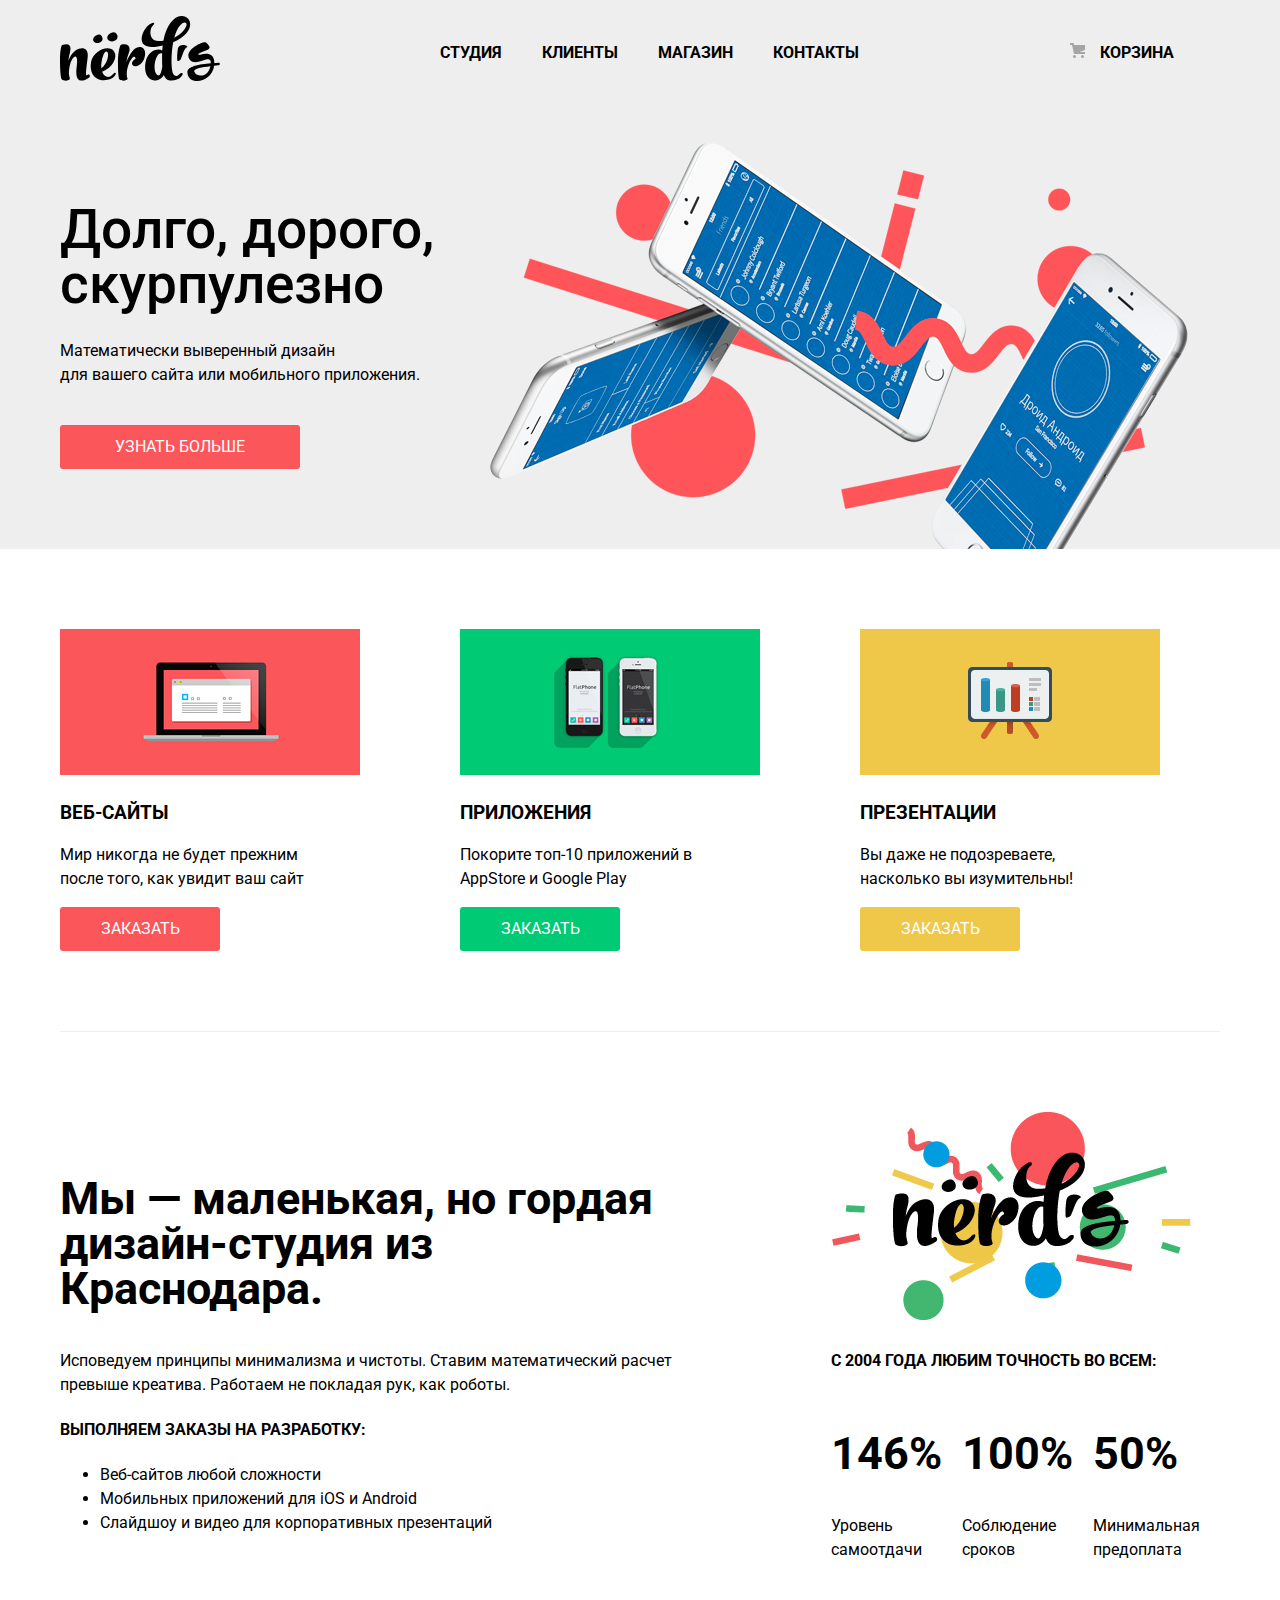
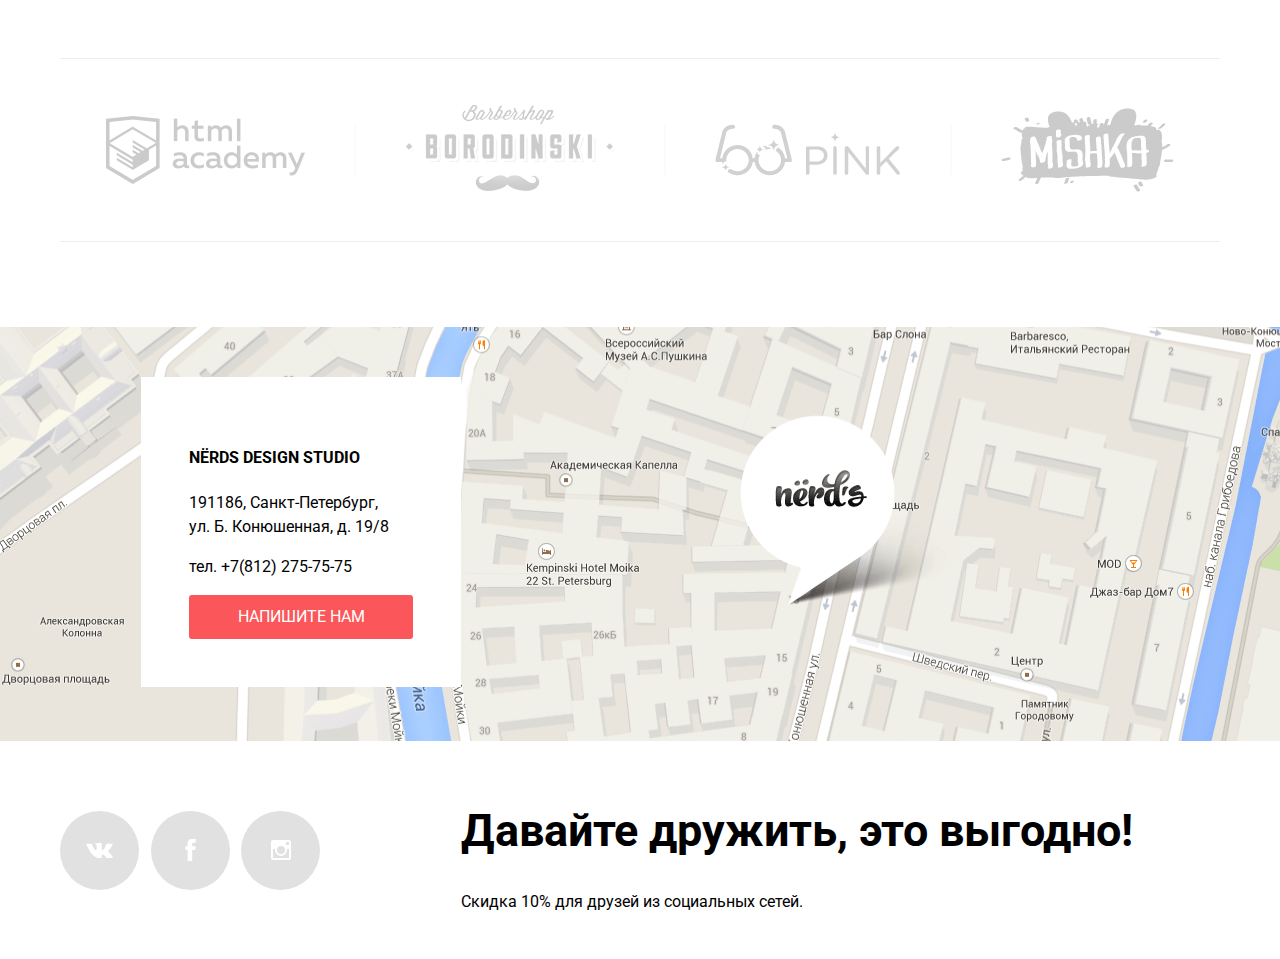
<file: nerds/index.html>
<!DOCTYPE html>
<html>

	<head>
		<meta charset="UTF-8">
		<title>Красивый сайт</title>
        
       <link href="https://fonts.googleapis.com/css?family=Roboto:400,500,700&amp;subset=cyrillic-ext" rel="stylesheet">
       <link href="normalize.css" rel="stylesheet">
       <link href="style.css" rel="stylesheet">      
    </head>
    <body>
        
                <header class="main-header">
                        <div class="container">
                            <nav class="main-navigation">
                                    <a class="main-header-logo">
                                            <img src="img/nerds-logo.svg" width="160" height="65" alt="Логотип Nerds"></a>
                            <div class="main-navigation-wrapper">
                                    
                                            
                                        <ul class="site-navigation">
                                               
                                            <li>
                                                <a href="studio.html">Студия</a>
                                            </li>
                                            <li>
                                                <a href="clients.html">Клиенты</a>
                                            </li>
                                            <li>
                                                <a href="price.html">Магазин</a>
                                            </li>
                                            <li>
                                                <a href="contacts.html">Контакты</a>
                                            </li>
                                        </ul>
                                        <ul class="user-navigation">
                                            <li>
                                                <a class="cart" href="login.html">Корзина</a>
                                            </li>
                                        </ul>
                                    
                                </div>
                            </nav>
                            </div>
                            </header>
                           
                                <section class="slider">
                                    <div class="container">
                                    <h2 class="visually-hidden">Преимущества</h2>
                                        <input class="visually-hidden" type="radio" id="product-1" name="toggle"checked>
                                        <input class="visually-hidden" type="radio" id="product-2" name="toggle">
                                        <input class="visually-hidden" type="radio" id="product-3" name="toggle">   
                                   <div class="slider-controls">
                                        <label class="slider-controls-item slider-controls-item--1" for="product-1">Первый</label>
                                        <label class="slider-controls-item slider-controls-item--2" for="product-2">Второй</label>
                                        <label class="slider-controls-item slider-controls-item--3" for="product-3">Третий</label>
                                        
                                    </div>
                                        <ul class="slider-list">
                                        <li class="slider-item">
                                            <h3>Долго, дорого, <br> скурпулезно</h3>
                                            <p>Математически выверенный дизайн<br> для вашего сайта или мобильного приложения.</p>
                                            <a class="slider-item-button button" href="#">Узнать больше</a>
                                        </li>
                                        <li class="slider-item">
                                                <h3>Любим математику как никто другой </h3>
                                                <p>Никакого креатива, только математические формулы <br> для расчета идеальных пропорций</p>
                                                <a class="slider-item-button button" href="#">Узнать больше</a>
                                            </li>
                                        <li class="slider-item">
                                                    <h3> Только ночь,<br> только хардкор </h3>
                                                    <p>Работать днем, как все? Мы против этого. <br>
                                                    Ближе к полуночи работа только начинается</p>
                                                    <a class="slider-item-button button" href="#">Узнать больше</a>
                                        </li>

                                        </ul>
                                        </div>
                                        </section>
                                        <main class="container">
                                                <div class="products">
                                                 <section class="product web-sites">
                                                <img src="img/illustration-1.png" width="300" height="146" alt="Веб-сайты">
                                                <h3>Веб-сайты</h3>
                                                <p>Мир никогда не будет прежним<br> после того, как увидит ваш сайт</p>
                                                <a class="button" href="#">Заказать</a>
                                                </section>
                                                <section class="product applications">
                                                    <img src="img/illustration-2.png" width="300" height="146" alt="Приложения">
                                                    <h3>Приложения</h3>
                                                    <p>Покорите топ-10 приложений в <br> AppStore и Google Play</p>
                                                    <a class="button" href="#">Заказать</a>
                                                    </section>
                                                    <section class="product presentations">
                                                        <img src="img/illustration-3.png" width="300" height="146" alt="Презентации">
                                                        <h3>Презентации </h3>
                                                        <p>Вы даже не подозреваете,<br> насколько вы изумительны!</p>
                                                        <a class="button" href="#">Заказать</a>
                                                        </section>
                                                </div>
                                                <div class="about-uss">
                                                    <section class="about-us text">                                         
                                                   <h2>Мы — маленькая, но гордая дизайн-студия из Краснодара.</h2>
                                                   <p>Исповедуем принципы минимализма и чистоты. Ставим математический расчет превыше креатива. Работаем не покладая рук, как роботы.</p>
                                                   <h4>Выполняем заказы на разработку:</h4>
                                                   <ul class="works">
                                                       <li>Веб-сайтов любой сложности</li>
                                                       <li>Мобильных приложений для iOS и Android</li>
                                                       <li>Слайдшоу и видео для корпоративных презентаций</li>
                                                   </ul>
                                                   </section>
                                                   <section class="about-us logo">
                                                       <img src="img/nerds-illustration.jpg" width="360" height="208" alt="Приложения">
                                                       
                                                       <h4>С 2004 года любим точность во всем:</h4>
                                                    <div class="indicators">
                                                     <div>
                                                         <h2>146%</h2>
                                                     <p>Уровень самоотдачи</p> 
                                                     </div>
                                                     <div><h2>100%</h2>
                                                     <p>Соблюдение сроков</p> 
                                                    </div>  
                                                     <div><h2>50%</h2>
                                                     <p>Минимальная предоплата</p> 
                                                     </div>
                                                    </div>
                                                       </section>
                                                     
                                                   </div> 
                                                   <div class="contacts">
                                                        <img src="img/logo-1.png" width="199" height="68" alt="Приложения">
                                                        <img src="img/div.png" width="2" height="52" alt="Приложения">
                                                        <img src="img/logo-2.png" width="209" height="90" alt="Приложения">
                                                        <img src="img/div.png" width="2" height="52" alt="Приложения">
                                                        <img src="img/logo-3.png" width="185" height="52" alt="Приложения">
                                                        <img src="img/div.png" width="2" height="52" alt="Приложения">
                                                        <img src="img/logo-4.png" width="173" height="84" alt="Приложения">
                                                    </div>
                                                    
                                                </main>
                                                <div class="map">
                                                        
                                                        <div class="contact-us">
                                                                  
                                                                <section class="content">
                                                            <h4>NЁRDS DESIGN STUDIO</h4>
                                                            <p>191186, Санкт-Петербург,<br>
                                                                ул. Б. Конюшенная, д. 19/8</p>
                                                                <p>тел. +7(812) 275-75-75</p>
                                                                <a class="button" href="#">Напишите нам</a>   
                                                                    
                                                            </section>
                                                                                                                        
                                                                </div>
                                                               
                                                                
                                                                </div>
                                                                <footer class="main-footer">
                                                                    <div class="container">
                                                                        <div class="footer-social">
                                                                        <ul>
                                                                            <li><a class="social-button" href="#"><span class="visually-hidden">Вконтакте</span><svg xmlns="http://www.w3.org/2000/svg" width="27" height="15" viewBox="0 0 26.14 14.91"><path d="M26 13.47l-.09-.17a13.55 13.55 0 0 0-2.6-3q-.87-.83-1.1-1.12A1 1 0 0 1 22 8a10.27 10.27 0 0 1 1.22-1.78l.88-1.16q2.35-3.13 2-4L26 .94a.8.8 0 0 0-.4-.22 2.14 2.14 0 0 0-.87 0h-3.92a.51.51 0 0 0-.27 0h-.3a.6.6 0 0 0-.15.14.93.93 0 0 0-.14.24 22.22 22.22 0 0 1-1.46 3.06q-.5.84-.93 1.46a7 7 0 0 1-.71.91 4.94 4.94 0 0 1-.52.47q-.23.18-.35.15l-.23-.05a.9.9 0 0 1-.31-.33 1.49 1.49 0 0 1-.16-.53V1.6a3.14 3.14 0 0 0 0-.62 2.12 2.12 0 0 0-.14-.44.73.73 0 0 0-.28-.33 1.57 1.57 0 0 0-.46-.18A9 9 0 0 0 12.57 0a8.93 8.93 0 0 0-3.25.33 1.83 1.83 0 0 0-.52.41q-.25.3-.07.33a1.67 1.67 0 0 1 1.16.59l.08.16a2.6 2.6 0 0 1 .19.63 6.32 6.32 0 0 1 .12 1 10.59 10.59 0 0 1 0 1.7q-.07.71-.13 1.1a2.21 2.21 0 0 1-.18.64 2.69 2.69 0 0 1-.16.3l-.07.07a1 1 0 0 1-.37.07.86.86 0 0 1-.46-.19 3.27 3.27 0 0 1-.56-.52 7 7 0 0 1-.66-.93q-.37-.6-.76-1.42l-.22-.39q-.2-.38-.56-1.11t-.62-1.43A.9.9 0 0 0 5.2.9h-.07a.93.93 0 0 0-.22-.16A1.44 1.44 0 0 0 4.6.65L.87.68A1 1 0 0 0 .1.94L0 1a.44.44 0 0 0 0 .22 1.08 1.08 0 0 0 .08.37Q.9 3.53 1.86 5.31t1.66 2.87Q4.23 9.27 5 10.24t1 1.24l.37.41.34.33a8.06 8.06 0 0 0 1 .78 16.34 16.34 0 0 0 1.4.9 7.6 7.6 0 0 0 1.79.72 6.19 6.19 0 0 0 2 .22h1.57a1.08 1.08 0 0 0 .72-.3l.05-.07a.9.9 0 0 0 .1-.25 1.38 1.38 0 0 0 0-.37 4.48 4.48 0 0 1 .09-1.05 2.77 2.77 0 0 1 .23-.71 1.74 1.74 0 0 1 .29-.4 1.19 1.19 0 0 1 .23-.2h.11a.86.86 0 0 1 .77.21 4.52 4.52 0 0 1 .83.79q.39.47.93 1.05a6.41 6.41 0 0 0 1 .87l.27.16a3.31 3.31 0 0 0 .71.3 1.53 1.53 0 0 0 .76.07l3.48-.05a1.58 1.58 0 0 0 .8-.17.68.68 0 0 0 .34-.37 1.06 1.06 0 0 0 0-.46 1.71 1.71 0 0 0-.1-.36z" fill="#fff"/></svg></a>
                            
                                                                            </li>
                                                                            <li>
                                                                                <a class="social-button" href="#"><span class="visually-hidden">Фейсбук</span><svg xmlns="http://www.w3.org/2000/svg" width="19" height="22" viewBox="0 0 10.15 21.74"><path d="M3.34 1.12A4.77 4.77 0 0 1 6.53 0h3.61v3.81H7.81a1.07 1.07 0 0 0-1.09.83v2.55h3.42c-.08 1.23-.24 2.45-.41 3.67h-3v10.87H2.21V10.86H0V7.21h2.19V3.66a3.83 3.83 0 0 1 1.15-2.54z" fill="#fff"/></svg></a>
                                                                                
                                                                            </li>
                                                                            <li>
                                                                                <a class="social-button" href="#"><span class="visually-hidden">Инстаграм</span><svg xmlns="http://www.w3.org/2000/svg" width="20" height="20" viewBox="0 0 20 20"><path d="M18 0H2a2 2 0 0 0-2 2v16a2 2 0 0 0 2 2h16a2 2 0 0 0 2-2V2a2 2 0 0 0-2-2zm-8 6a4 4 0 1 1-4 4 4 4 0 0 1 4-4zM2.5 18a.47.47 0 0 1-.5-.5V9h2.1a3.4 3.4 0 0 0-.1 1 6 6 0 1 0 12 0 3.4 3.4 0 0 0-.1-1H18v8.5a.47.47 0 0 1-.5.5zM18 4.5a.47.47 0 0 1-.5.5h-2a.47.47 0 0 1-.5-.5v-2a.47.47 0 0 1 .5-.5h2a.47.47 0 0 1 .5.5z" fill="#fff"/></svg></a>
                                                                               
                                                                                    
                                                                            </li>
                                                                        </ul>
                                                                    </div>
                                                                        <div class="friendship"><h2>Давайте дружить, это выгодно!</h2>
                                                                        <p>Скидка 10% для друзей из социальных сетей.</p>
                                                                    
                                                                    </div>
                                                                                                                       </div>                                     </div>
                                                                    </div>
                                                                </footer>
                                                                <section class="modal modal-contact-us">
                                                                    <h2>Напишите нам</h2>
                                                                    
                                                                    <form class="contact-form" action="https://echo.htmlacademy.ru" method="POST">
                                                                    <p>
                                                                        <label for="fio">Ваше имя</label>
                                                                        <input class="name_surname" id="fio" type="text" name="ns" placeholder="Имя Фамилия">
                                                                    </p>
                                                                    <p class="email">
                                                                        <label for="e-mail">Ваш e-mail:</label>
                                                                        <input class="emaill" id="e-mail" type="email" name="email" placeholder="email@example.com">

                                                                    </p>
                                                                    <p class="text-e">
                                                                    <label  for="text-mail">Текст письма:</label>
                                                               <textarea id="text-mail" placeholder="В свободной форме"></textarea>

                                                               </textarea> 
                                                               
                                                            </p>
                                                            <a class="button" href="#">Отправить</a>  
                                                               </form>
                                                               <button class="modal-close" type="button">Закрыть</button>
                                                                </section>
                                                                </body>
</file>
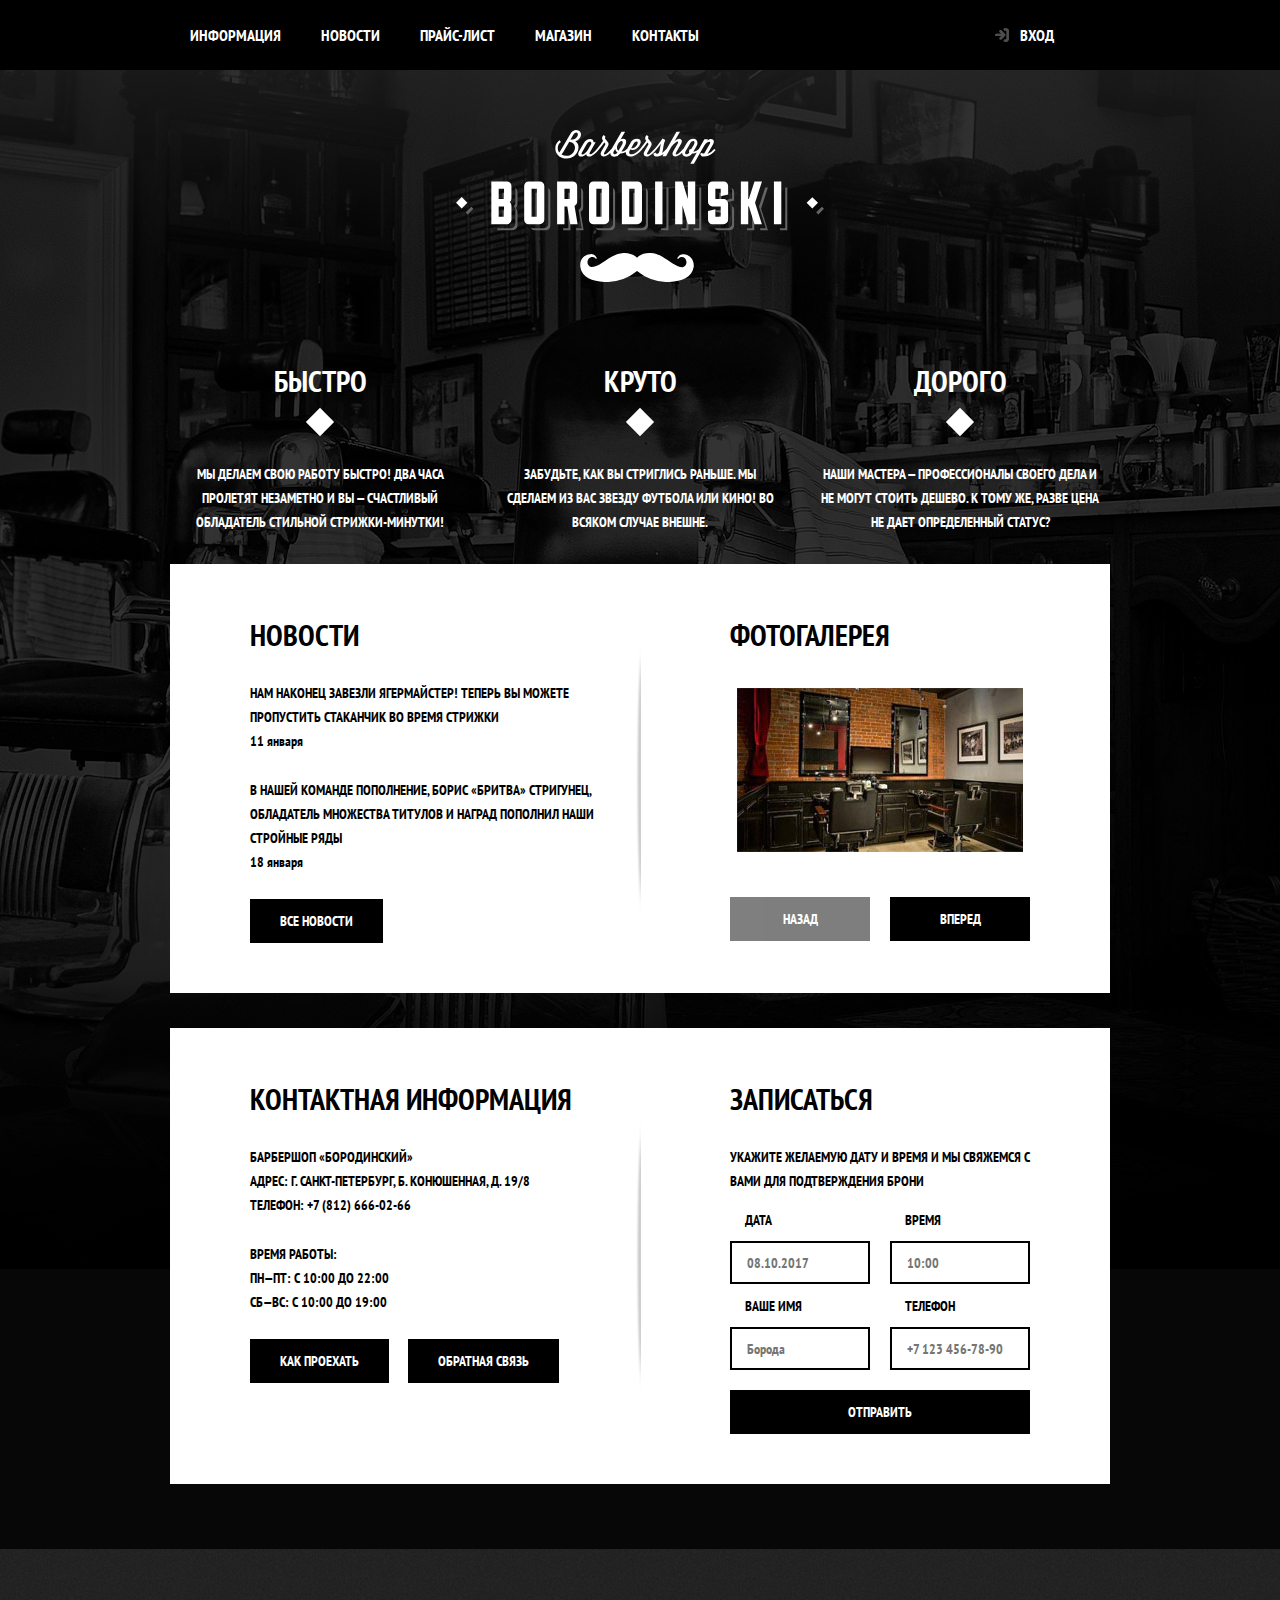
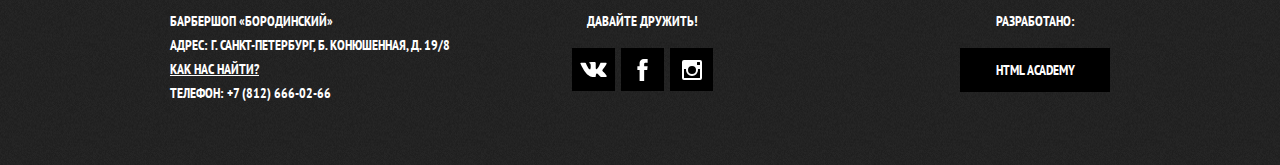
<file: portfolio/barbbershop/index.html>
<!DOCTYPE html>
<html lang="ru">

<head>
    <meta charset="UTF-8">
    <title>Барбершоп «Бородинский»</title>
    <link href="https://fonts.googleapis.com/css?family=PT+Sans+Narrow:400,700&amp;subset=latin,cyrillic" rel="stylesheet">
    <link href="normalize.css" rel="stylesheet">
    <link href="style.css" rel="stylesheet">
</head>

<body>

    <header class="main-header">
        <nav class="main-navigation">
            <a class="main-header-logo">
                <img src="img/index-logo.svg" width="368" height="153" alt="Логотип барбершопа «Бородинский»">
            </a>
            <div class="main-navigation-wrapper">
                <div class="container">
                    <ul class="site-navigation">
                        <li>
                            <a href="info.html">Информация</a>
                        </li>
                        <li>
                            <a href="news.html">Новости</a>
                        </li>
                        <li>
                            <a href="price.html">Прайс-лист</a>
                        </li>
                        <li>
                            <a href="catalog.html">Магазин</a>
                        </li>
                        <li>
                            <a href="contacts.html">Контакты</a>
                        </li>
                    </ul>
                    <ul class="user-navigation">
                        <li>
                            <a class="login-link" href="login.html">Вход</a>
                        </li>
                    </ul>
                </div>
            </div>
        </nav>
    </header>

    <main class="container">

        <h1 class="visually-hidden">Барбершоп «Бородинский»</h1>

        <section class="features">
            <h2 class="visually-hidden">Преимущества</h2>
            <ul class="features-list">
                <li class="feature-item">
                    <h3>Быстро</h3>
                    <p>Мы делаем свою работу быстро! Два часа пролетят незаметно и вы — счастливый обладатель стильной стрижки-минутки!</p>
                </li>
                <li class="feature-item">
                    <h3>Круто</h3>
                    <p>Забудьте, как вы стриглись раньше. Мы сделаем из вас звезду футбола или кино! Во всяком случае внешне.</p>
                </li>
                <li class="feature-item">
                    <h3>Дорого</h3>
                    <p>Наши мастера — профессионалы своего дела и не могут стоить дешево. К тому же, разве цена не дает определенный
                        статус?</p>
                </li>
            </ul>
        </section>

        <div class="index-columns">
            <section class="news">
                <h2>Новости</h2>
                <ul class="news-list">
                    <li class="news-item">
                        <p>Нам наконец завезли Ягермайстер! Теперь вы можете пропустить стаканчик во время стрижки</p>
                        <time datetime="2016-01-11">11 января</time>
                    </li>
                    <li class="news-item">
                        <p>В нашей команде пополнение, Борис «Бритва» Стригунец, обладатель множества титулов и наград пополнил
                            наши стройные ряды</p>
                        <time datetime="2016-01-18">18 января</time>
                    </li>
                </ul>
                <a class="button" href="news.html">Все новости</a>
            </section>

            <section class="gallery">
                <h2>Фотогалерея</h2>
                <div class="gallery-container">
                <figure class="gallery-content">
                    <a href="#">
                        <img src="img/studio.jpg" width="286" height="164" alt="Интерьер">
                    </a>
                </figure>
                <button class="button gallery-button gallery-button-back" type="button" disabled>Назад</button>
                <button class="button gallery-button gallery-button-next" type="button">Вперед</button>
                </div>
            </section>
        </div>

        <div class="index-columns">
            <section class="contacts">
                <h2>Контактная информация</h2>
                <p>
                    Барбершоп «Бородинский»
                    <br> Адрес: г. Санкт-Петербург, Б. Конюшенная, д. 19/8
                    <br> Телефон: +7 (812) 666-02-66
                </p>
                <p>
                    Время работы:
                    <br> пн—пт: с 10:00 до 22:00
                    <br> сб—вс: с 10:00 до 19:00
                </p>
                <a class="button" href="map.html">Как проехать</a>
                <a class="button" href="contacts.html">Обратная связь</a>
            </section>

            <section class="appointment">
                <h2>Записаться</h2>
                <p class="appointment-info">Укажите желаемую дату и время и мы свяжемся с вами для подтверждения брони</p>
                <form class="appointment-form" action="https://echo.htmlacademy.ru" method="post">
                    <p class="appointment-item">
                        <label for="appointment-date">Дата</label>
                        <input id="appointment-date" type="text" name="date" value="" placeholder="08.10.2017">
                    </p>
                    <p class="appointment-item">
                        <label for="appointment-time">Время</label>
                        <input id="appointment-time" type="text" name="time" value="" placeholder="10:00">
                    </p>
                    <p class="appointment-item">
                        <label for="appointment-name">Ваше имя</label>
                        <input id="appointment-name" type="text" name="name" value="" placeholder="Борода">
                    </p>
                    <p class="appointment-item">
                        <label for="appointment-phone">Телефон</label>
                        <input id="appointment-phone" type="tel" name="phone" value="" placeholder="+7 123 456-78-90">
                    </p>
                    <button class="button" type="submit">Отправить</button>
                </form>
            </section>
        </div>

    </main>

    <footer class="main-footer">
        <div class="container">
            <p class="footer-contacts">
                Барбершоп «Бородинский»
                <br> Адрес: г. Санкт-Петербург, Б. Конюшенная, д. 19/8
                <br>
                <a href="map.html">Как нас найти?</a>
                <br> Телефон: +7 (812) 666-02-66
            </p>
            <div class="footer-social">
                <b>Давайте дружить!</b>
                <ul>
                    <li>
                        <a class="social-button" href="#"><span class="visually-hidden">Вконтакте</span><svg xmlns="http://www.w3.org/2000/svg" width="27" height="15" viewBox="0 0 26.14 14.91"><path d="M26 13.47l-.09-.17a13.55 13.55 0 0 0-2.6-3q-.87-.83-1.1-1.12A1 1 0 0 1 22 8a10.27 10.27 0 0 1 1.22-1.78l.88-1.16q2.35-3.13 2-4L26 .94a.8.8 0 0 0-.4-.22 2.14 2.14 0 0 0-.87 0h-3.92a.51.51 0 0 0-.27 0h-.3a.6.6 0 0 0-.15.14.93.93 0 0 0-.14.24 22.22 22.22 0 0 1-1.46 3.06q-.5.84-.93 1.46a7 7 0 0 1-.71.91 4.94 4.94 0 0 1-.52.47q-.23.18-.35.15l-.23-.05a.9.9 0 0 1-.31-.33 1.49 1.49 0 0 1-.16-.53V1.6a3.14 3.14 0 0 0 0-.62 2.12 2.12 0 0 0-.14-.44.73.73 0 0 0-.28-.33 1.57 1.57 0 0 0-.46-.18A9 9 0 0 0 12.57 0a8.93 8.93 0 0 0-3.25.33 1.83 1.83 0 0 0-.52.41q-.25.3-.07.33a1.67 1.67 0 0 1 1.16.59l.08.16a2.6 2.6 0 0 1 .19.63 6.32 6.32 0 0 1 .12 1 10.59 10.59 0 0 1 0 1.7q-.07.71-.13 1.1a2.21 2.21 0 0 1-.18.64 2.69 2.69 0 0 1-.16.3l-.07.07a1 1 0 0 1-.37.07.86.86 0 0 1-.46-.19 3.27 3.27 0 0 1-.56-.52 7 7 0 0 1-.66-.93q-.37-.6-.76-1.42l-.22-.39q-.2-.38-.56-1.11t-.62-1.43A.9.9 0 0 0 5.2.9h-.07a.93.93 0 0 0-.22-.16A1.44 1.44 0 0 0 4.6.65L.87.68A1 1 0 0 0 .1.94L0 1a.44.44 0 0 0 0 .22 1.08 1.08 0 0 0 .08.37Q.9 3.53 1.86 5.31t1.66 2.87Q4.23 9.27 5 10.24t1 1.24l.37.41.34.33a8.06 8.06 0 0 0 1 .78 16.34 16.34 0 0 0 1.4.9 7.6 7.6 0 0 0 1.79.72 6.19 6.19 0 0 0 2 .22h1.57a1.08 1.08 0 0 0 .72-.3l.05-.07a.9.9 0 0 0 .1-.25 1.38 1.38 0 0 0 0-.37 4.48 4.48 0 0 1 .09-1.05 2.77 2.77 0 0 1 .23-.71 1.74 1.74 0 0 1 .29-.4 1.19 1.19 0 0 1 .23-.2h.11a.86.86 0 0 1 .77.21 4.52 4.52 0 0 1 .83.79q.39.47.93 1.05a6.41 6.41 0 0 0 1 .87l.27.16a3.31 3.31 0 0 0 .71.3 1.53 1.53 0 0 0 .76.07l3.48-.05a1.58 1.58 0 0 0 .8-.17.68.68 0 0 0 .34-.37 1.06 1.06 0 0 0 0-.46 1.71 1.71 0 0 0-.1-.36z" fill="#fff"/></svg></a>
                            
                    </li>
                    <li>
                        <a class="social-button" href="#"><span class="visually-hidden">Фейсбук</span><svg xmlns="http://www.w3.org/2000/svg" width="19" height="22" viewBox="0 0 10.15 21.74"><path d="M3.34 1.12A4.77 4.77 0 0 1 6.53 0h3.61v3.81H7.81a1.07 1.07 0 0 0-1.09.83v2.55h3.42c-.08 1.23-.24 2.45-.41 3.67h-3v10.87H2.21V10.86H0V7.21h2.19V3.66a3.83 3.83 0 0 1 1.15-2.54z" fill="#fff"/></svg></a>
                        
                    </li>
                    <li>
                        <a class="social-button" href="#"><span class="visually-hidden">Инстаграм</span><svg xmlns="http://www.w3.org/2000/svg" width="20" height="20" viewBox="0 0 20 20"><path d="M18 0H2a2 2 0 0 0-2 2v16a2 2 0 0 0 2 2h16a2 2 0 0 0 2-2V2a2 2 0 0 0-2-2zm-8 6a4 4 0 1 1-4 4 4 4 0 0 1 4-4zM2.5 18a.47.47 0 0 1-.5-.5V9h2.1a3.4 3.4 0 0 0-.1 1 6 6 0 1 0 12 0 3.4 3.4 0 0 0-.1-1H18v8.5a.47.47 0 0 1-.5.5zM18 4.5a.47.47 0 0 1-.5.5h-2a.47.47 0 0 1-.5-.5v-2a.47.47 0 0 1 .5-.5h2a.47.47 0 0 1 .5.5z" fill="#fff"/></svg></a>
                       
                            
                    </li>
                </ul>
            </div>
            <p class="footer-copyright">
                <b>Разработано:</b>
                <a class="button" href="https://htmlacademy.ru">HTML Academy</a>
            </p>
        </div>
    </footer>
<section class="modal modal-login">
    <h2>Личный кабинет</h2>
    <p class="modal-description">Введите пожалуйста свой логин и пароль</p>
    <form class="login-form" action="https://echo.htmlacademy.ru" method="post">
    <p>
        <label class="visually-hidden" for="user-login">Логин</label>
        <input class="login-icon-user" id="user-login" type="text" name="login" placeholder="Логин">
        </p>
        <p class="login-help">
            <label class="visually-hidden" for="user-password">Пароль</label>
            <input class="login-icon-password" id="user-password" type="password" name="password" placeholder="Пароль">
            
        </p>
        <p class="login-help">
            <label class="login-checkbox">
                <input type="checkbox" name="remember" class="visually-hidden">
                <span class="checkbox-indicator"></span>
                Запомните меня
            </label>
            <a class="restore" href="#">Я забыл пароль!</a>
        </p>
        <button class="button" type="submit">Войти</button>
    </form>
    <button class="modal-close" type="button">Закрыть</button>
</section>
<section class="modal modal-map">
    <h2 class="visually-hidden">Как до нас добраться</h2>

    <p><img src="img/map.jpg" width="780" height="560" alt="Офис компании по адресу"></p>
</section>
<div class="modal-overlay"></div>

<script src="js/popup.js"></script>
</body>


</html>
</file>
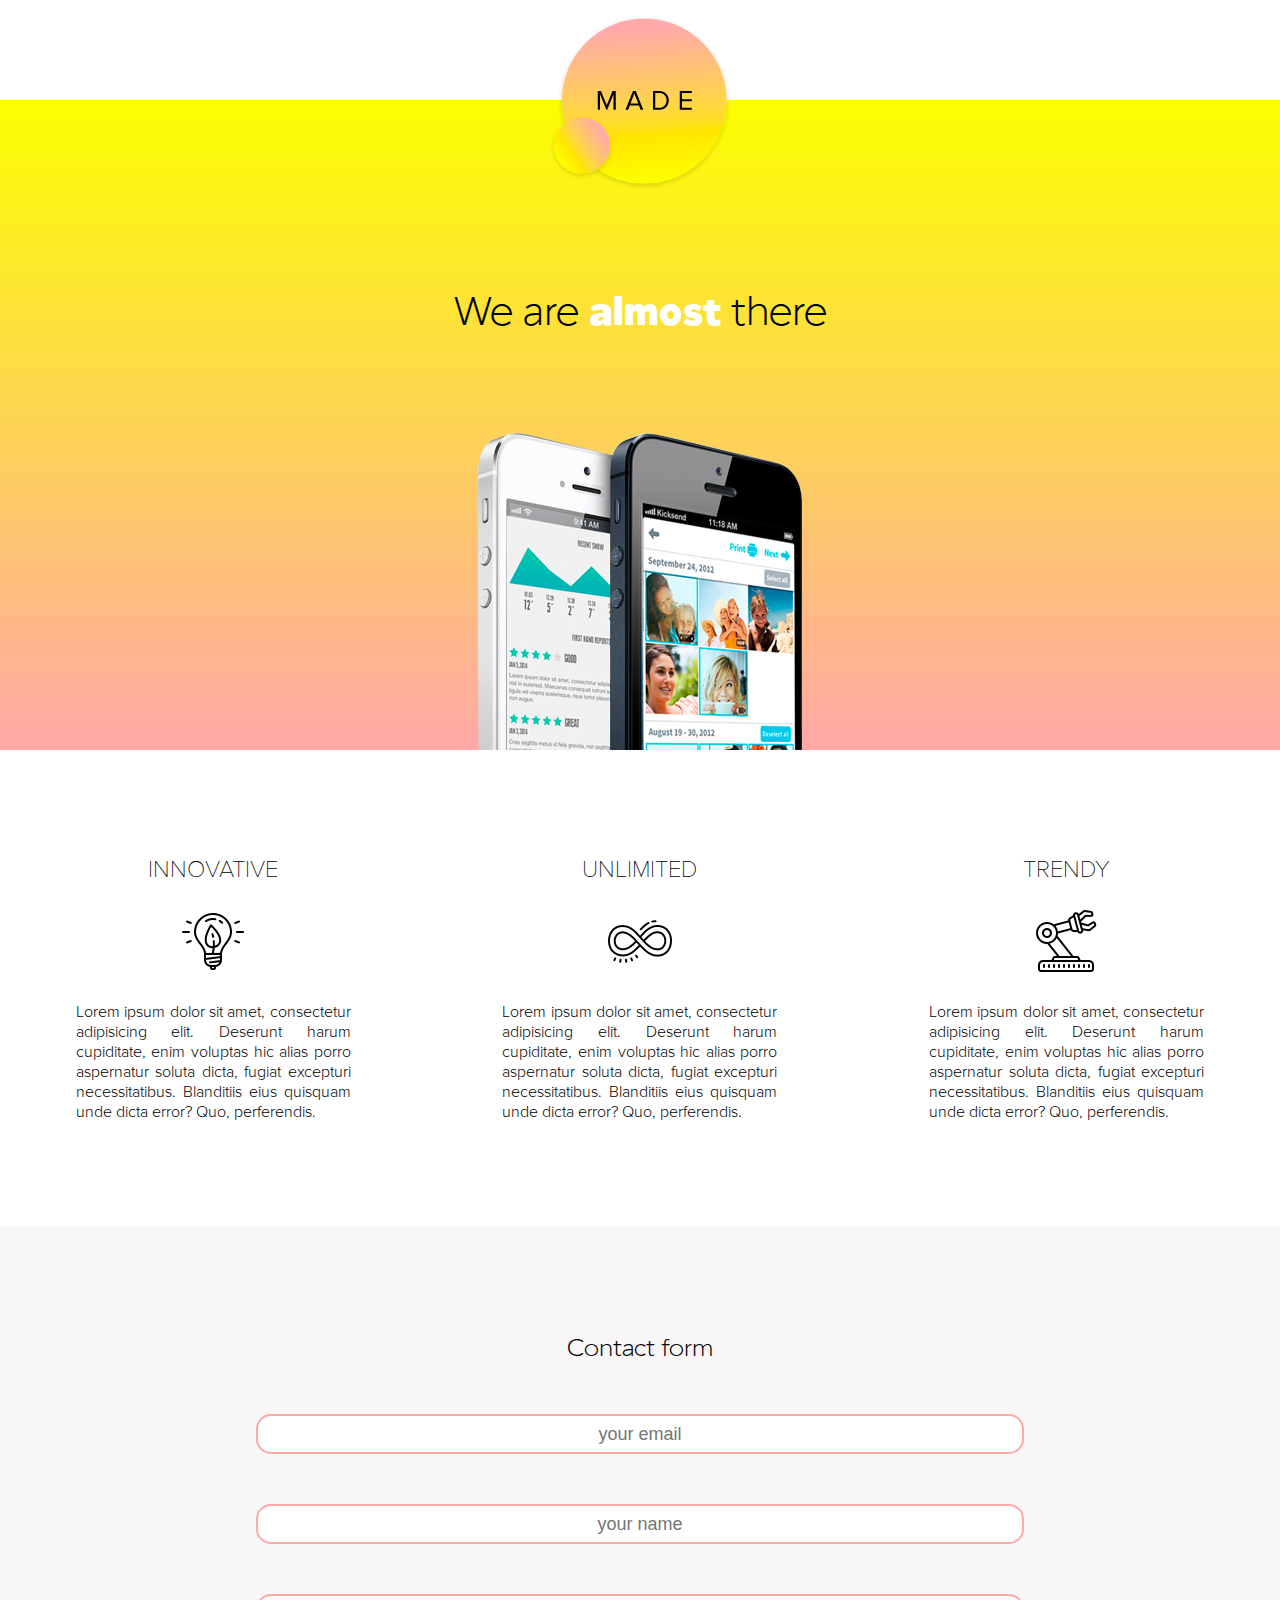
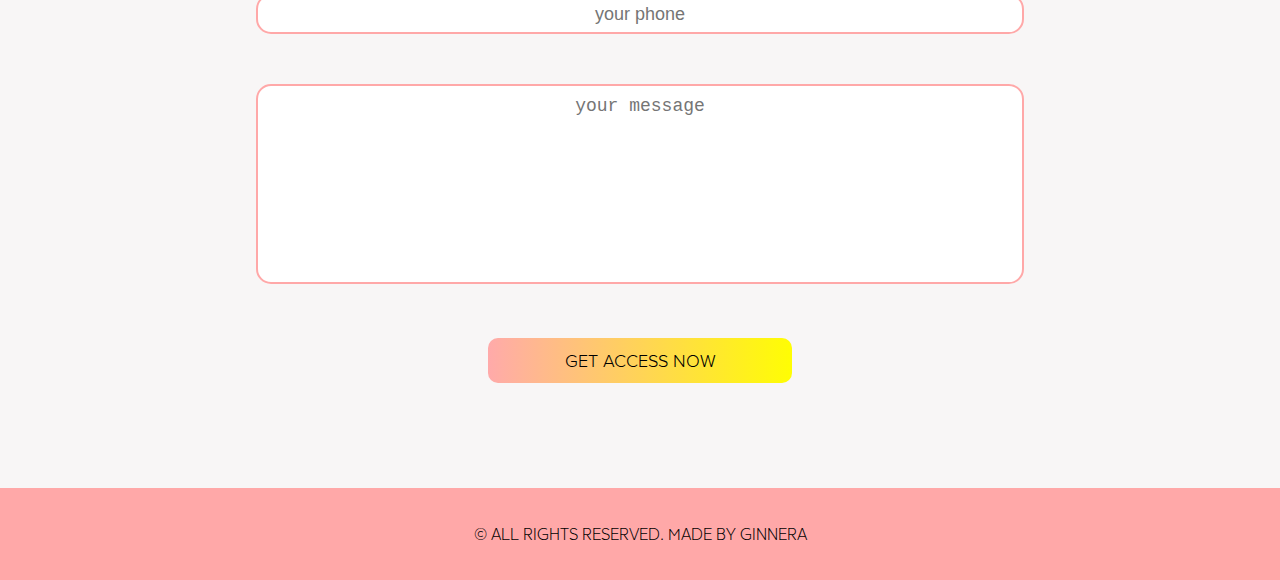
<file: portfolio/webinar-master/project-ready/index.html>
<!DOCTYPE html>
	<head>
		<meta charset="utf-8">
		<title>Beautiful landing</title>
		<!-- подключаем стили -->
		<link rel="stylesheet" type="text/css" href="fonts.css">
		<link rel="stylesheet" type="text/css" href="style.css">
	</head>
	<body>

		<header>
			<div class="container">
				<div class="logo">
					<img src="images/logo.png" alt="Логитип сайта" width="183" height="175">
				</div>
			</div>
		</header>

		<main>	

				<section class="banner">
					<div class="container">
						<div class="banner-text">
							<h1>We are <span class="text_white">almost</span> there</h1>
						</div>
						<div class="banner-img"></div>
					</div>
				</section>

				<section class="definition">
					<div class="container">
						<div class="definition-item">
							<h3>innovative</h3>
							<i class="icon innovative"></i>
							<p>Lorem ipsum dolor sit amet, consectetur adipisicing elit. Deserunt harum cupiditate, enim voluptas hic alias porro aspernatur soluta dicta, fugiat excepturi necessitatibus. Blanditiis eius quisquam unde dicta error? Quo, perferendis.</p>
						</div>

						<div class="definition-item">
							<h3>unlimited</h3>
							<i class="icon unlimited"></i>
							<p>Lorem ipsum dolor sit amet, consectetur adipisicing elit. Deserunt harum cupiditate, enim voluptas hic alias porro aspernatur soluta dicta, fugiat excepturi necessitatibus. Blanditiis eius quisquam unde dicta error? Quo, perferendis.</p>
						</div>

						<div class="definition-item">
							<h3>trendy</h3>
							<i class="icon trendy"></i>
							<p>Lorem ipsum dolor sit amet, consectetur adipisicing elit. Deserunt harum cupiditate, enim voluptas hic alias porro aspernatur soluta dicta, fugiat excepturi necessitatibus. Blanditiis eius quisquam unde dicta error? Quo, perferendis.</p>
						</div>

						<div class="clear"></div>
					</div>
				</section>

				<section class="form">
					<div class="container">
						<h2>Contact form</h2>
						<form>
							<input type="email" placeholder="your email">
							<input type="name" placeholder="your name">
							<input type="tel" placeholder="your phone">
							<textarea placeholder="your message"></textarea>
							<button type="button" class="btn">get access now</button>
						</form>
					</div>
				</section>

		</main>

		<footer>
				<span class="copy">© All Rights Reserved. Made by Ginnera</span>
		</footer>
	</body>
</html>
</file>
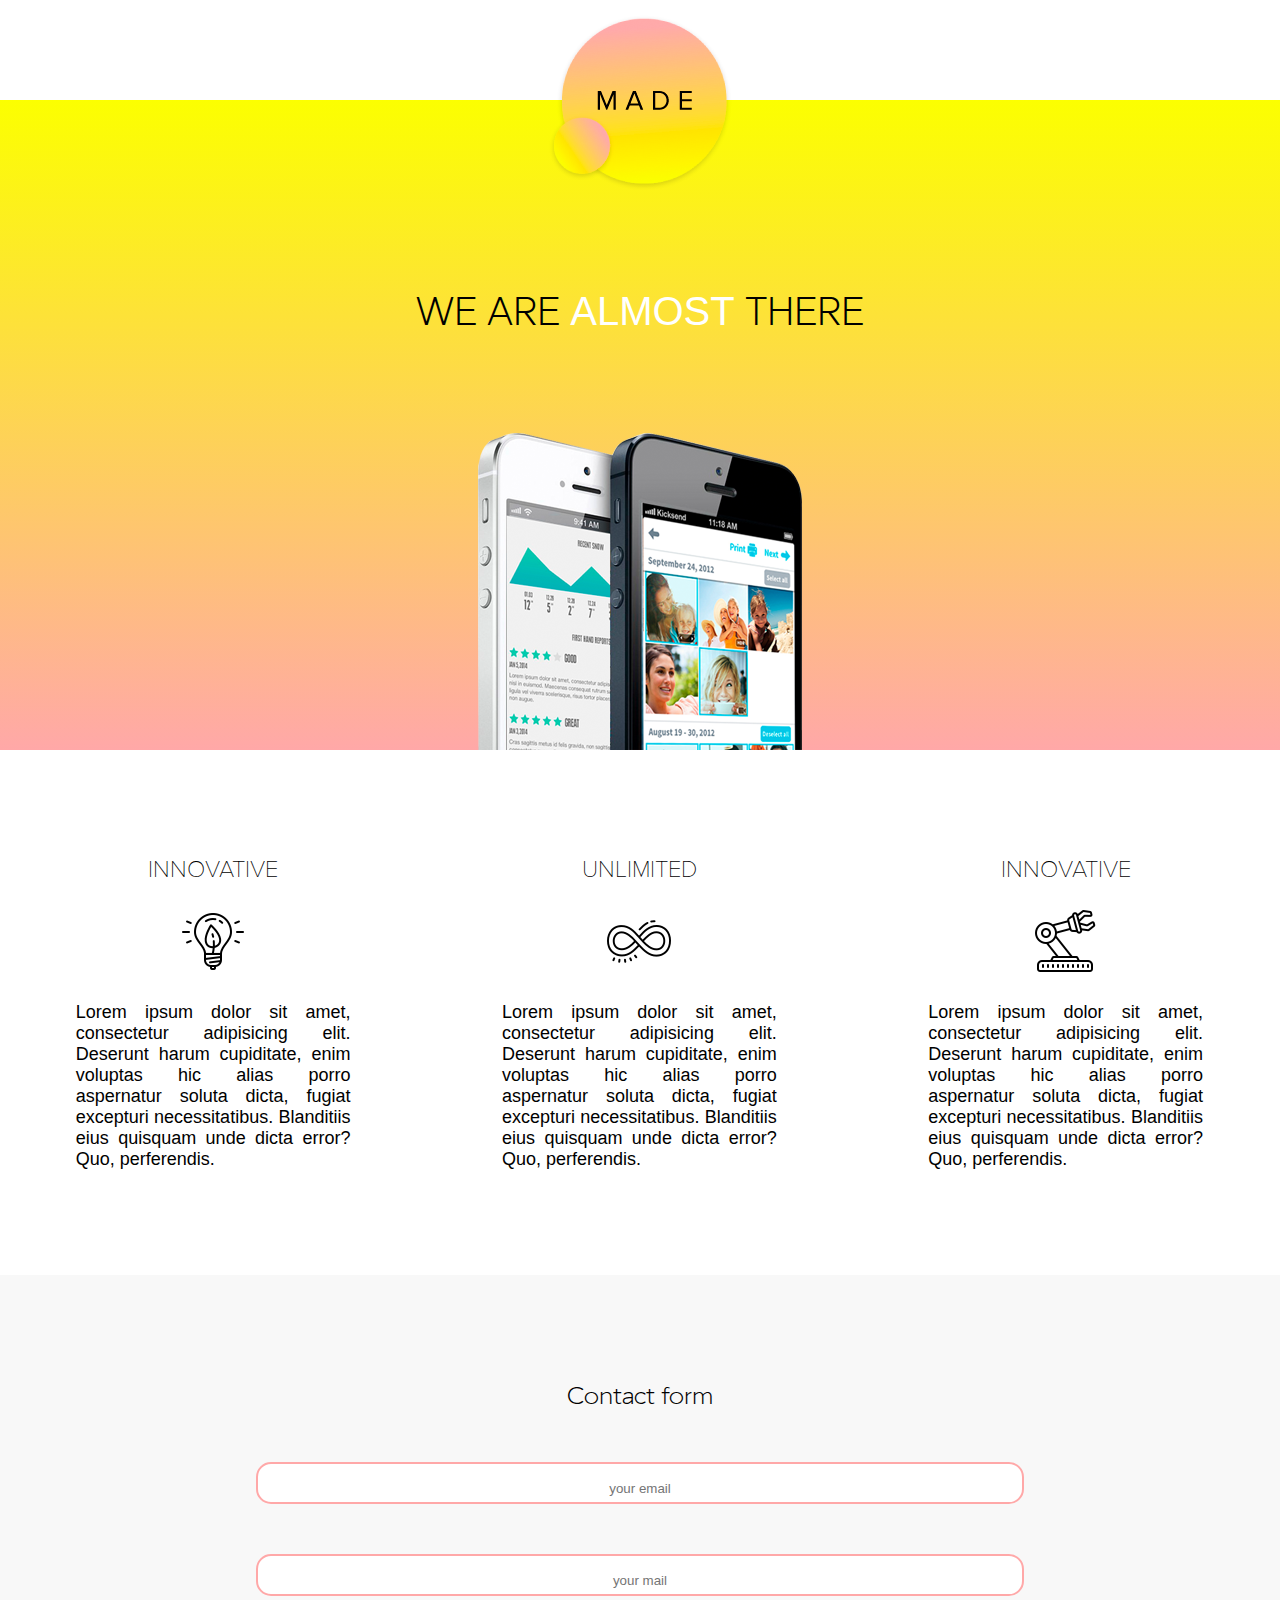
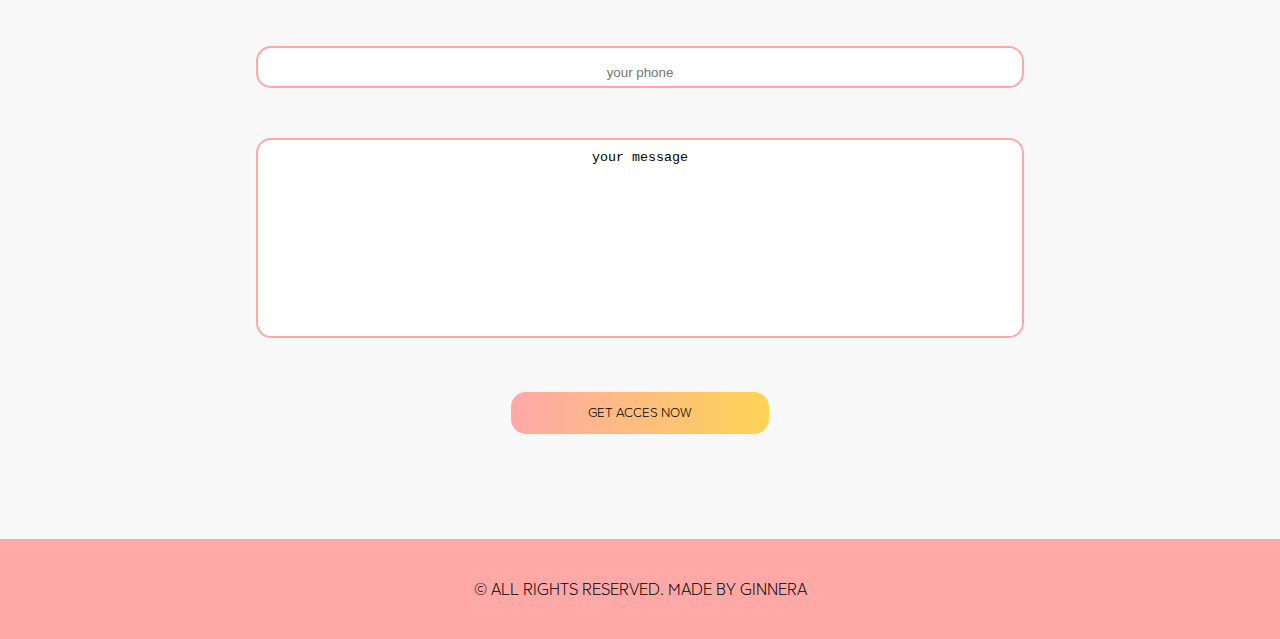
<file: portfolio/webinar-master/project/index.html>
<!DOCTYPE html>
<html>

	<head>
		<meta charset="UTF-8">
		<title>Красивый сайт</title>
		<link rel="stylesheet" href="fonts.css">
	<link rel="stylesheet" href="style.css">
	</head>

	<body>
		
	<header>
		<div class="logo">
			<img src="images/logo.png" alt="Логотип">
		</div>
	</header>
	
	<main>
		<section class="banner">
		<div class="banner-text">
		<h1>we are <span class="text_white">almost</span> there</h1>
		</div>
		<div class="banner-img"></div>
		</section>
		<section class="about">
			<div class="about-item">
				<h3>innovative</h3>	
				<i class="icon innovative"></i>
				<p>Lorem ipsum dolor sit amet, consectetur adipisicing elit. Deserunt harum cupiditate, enim voluptas hic alias porro aspernatur soluta dicta, fugiat excepturi necessitatibus. Blanditiis eius quisquam unde dicta error? Quo, perferendis.</p>
			</div>
			<div class="about-item">
				<h3>unlimited</h3>	
				<i class="icon unlimited"></i>
				<p>Lorem ipsum dolor sit amet, consectetur adipisicing elit. Deserunt harum cupiditate, enim voluptas hic alias porro aspernatur soluta dicta, fugiat excepturi necessitatibus. Blanditiis eius quisquam unde dicta error? Quo, perferendis.</p>
			</div>
			<div class="about-item">
					<h3>innovative</h3>	
					<i class="icon trendy"></i>
					<p>Lorem ipsum dolor sit amet, consectetur adipisicing elit. Deserunt harum cupiditate, enim voluptas hic alias porro aspernatur soluta dicta, fugiat excepturi necessitatibus. Blanditiis eius quisquam unde dicta error? Quo, perferendis.</p>
			</div>
			<div class="clear"></div>
		</section>
		<section class="form">
		<h2>Contact form</h2>	
		<form>
			<input type="email" placeholder="your email">
			<input type="text" placeholder="your mail">
			<input type="tel" placeholder="your phone">

			<textarea>your message</textarea>
			<button type="button" class="btn">Get acces now</button>
		</form>
		
		</section>
	</main>
	<footer>
	<span class="copy">© All Rights Reserved. Made by Ginnera</span>	
	</footer>
	
	</body>

</html>
</file>
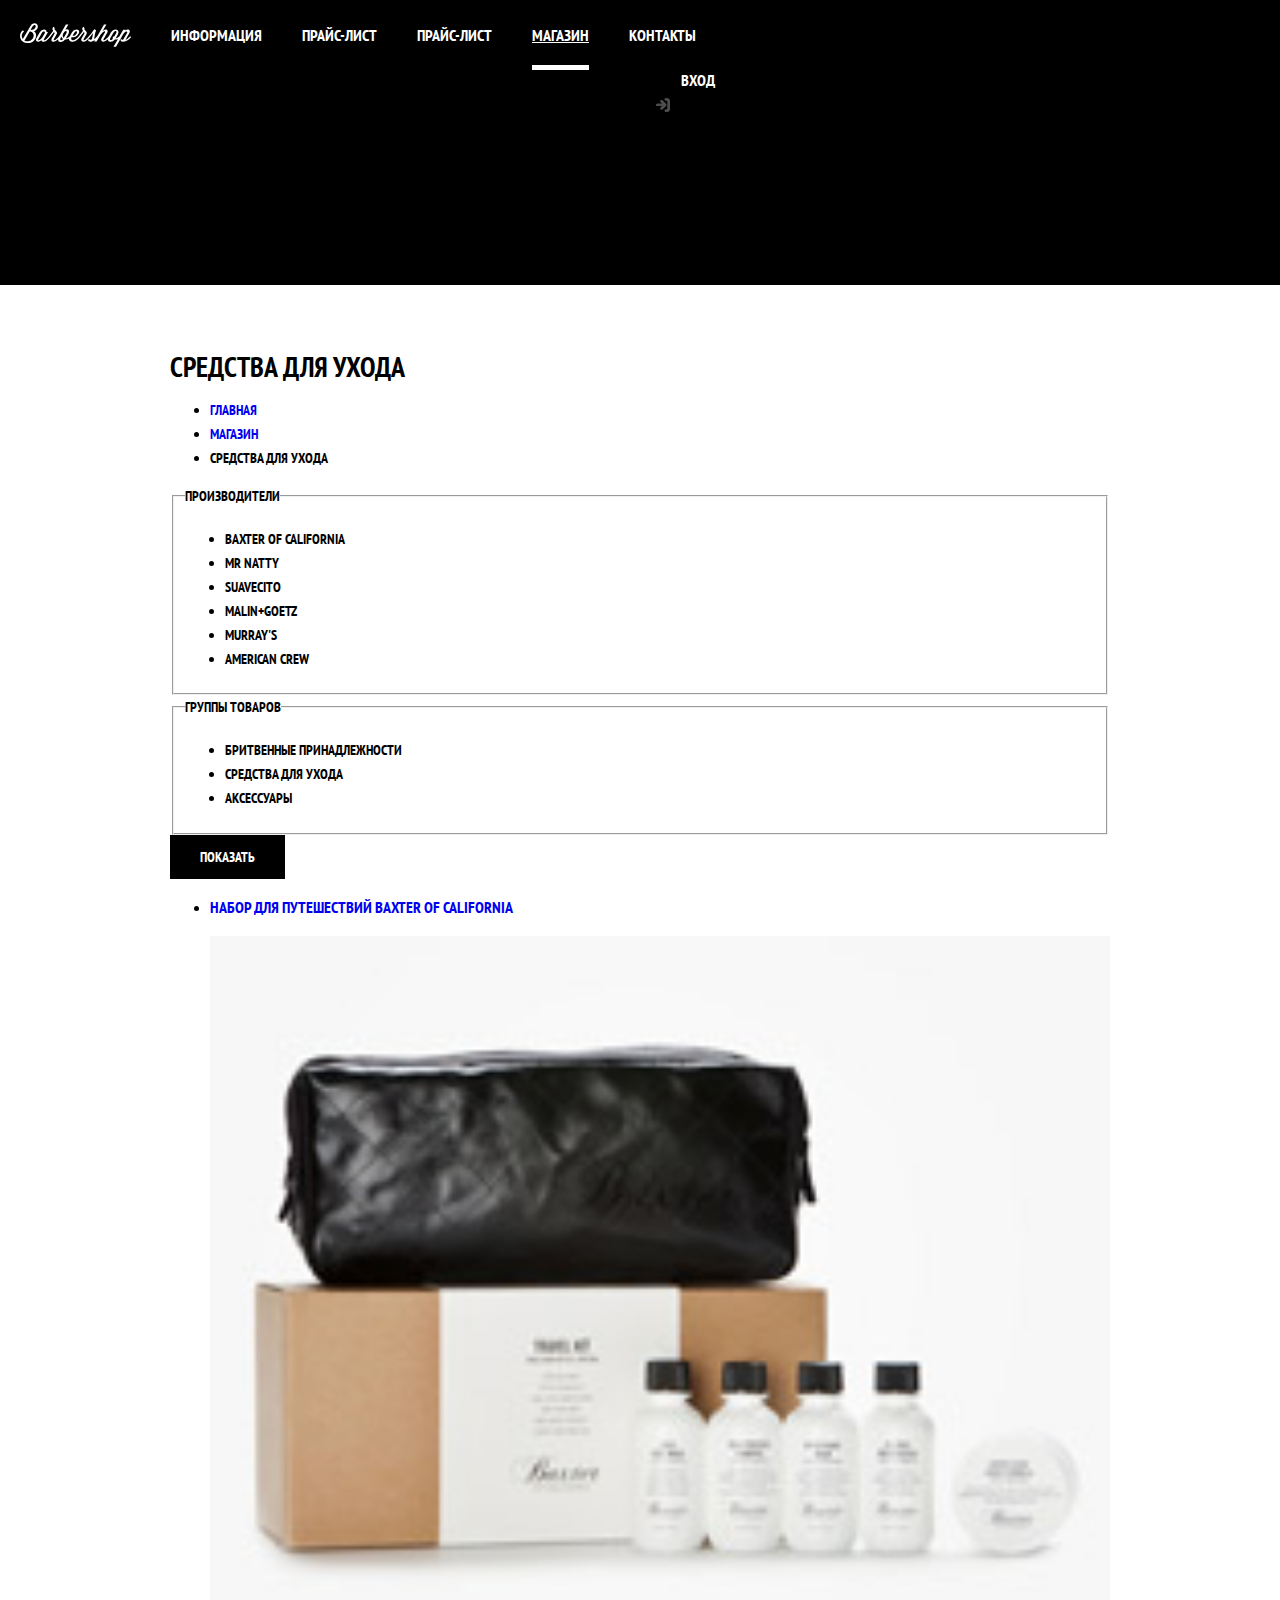
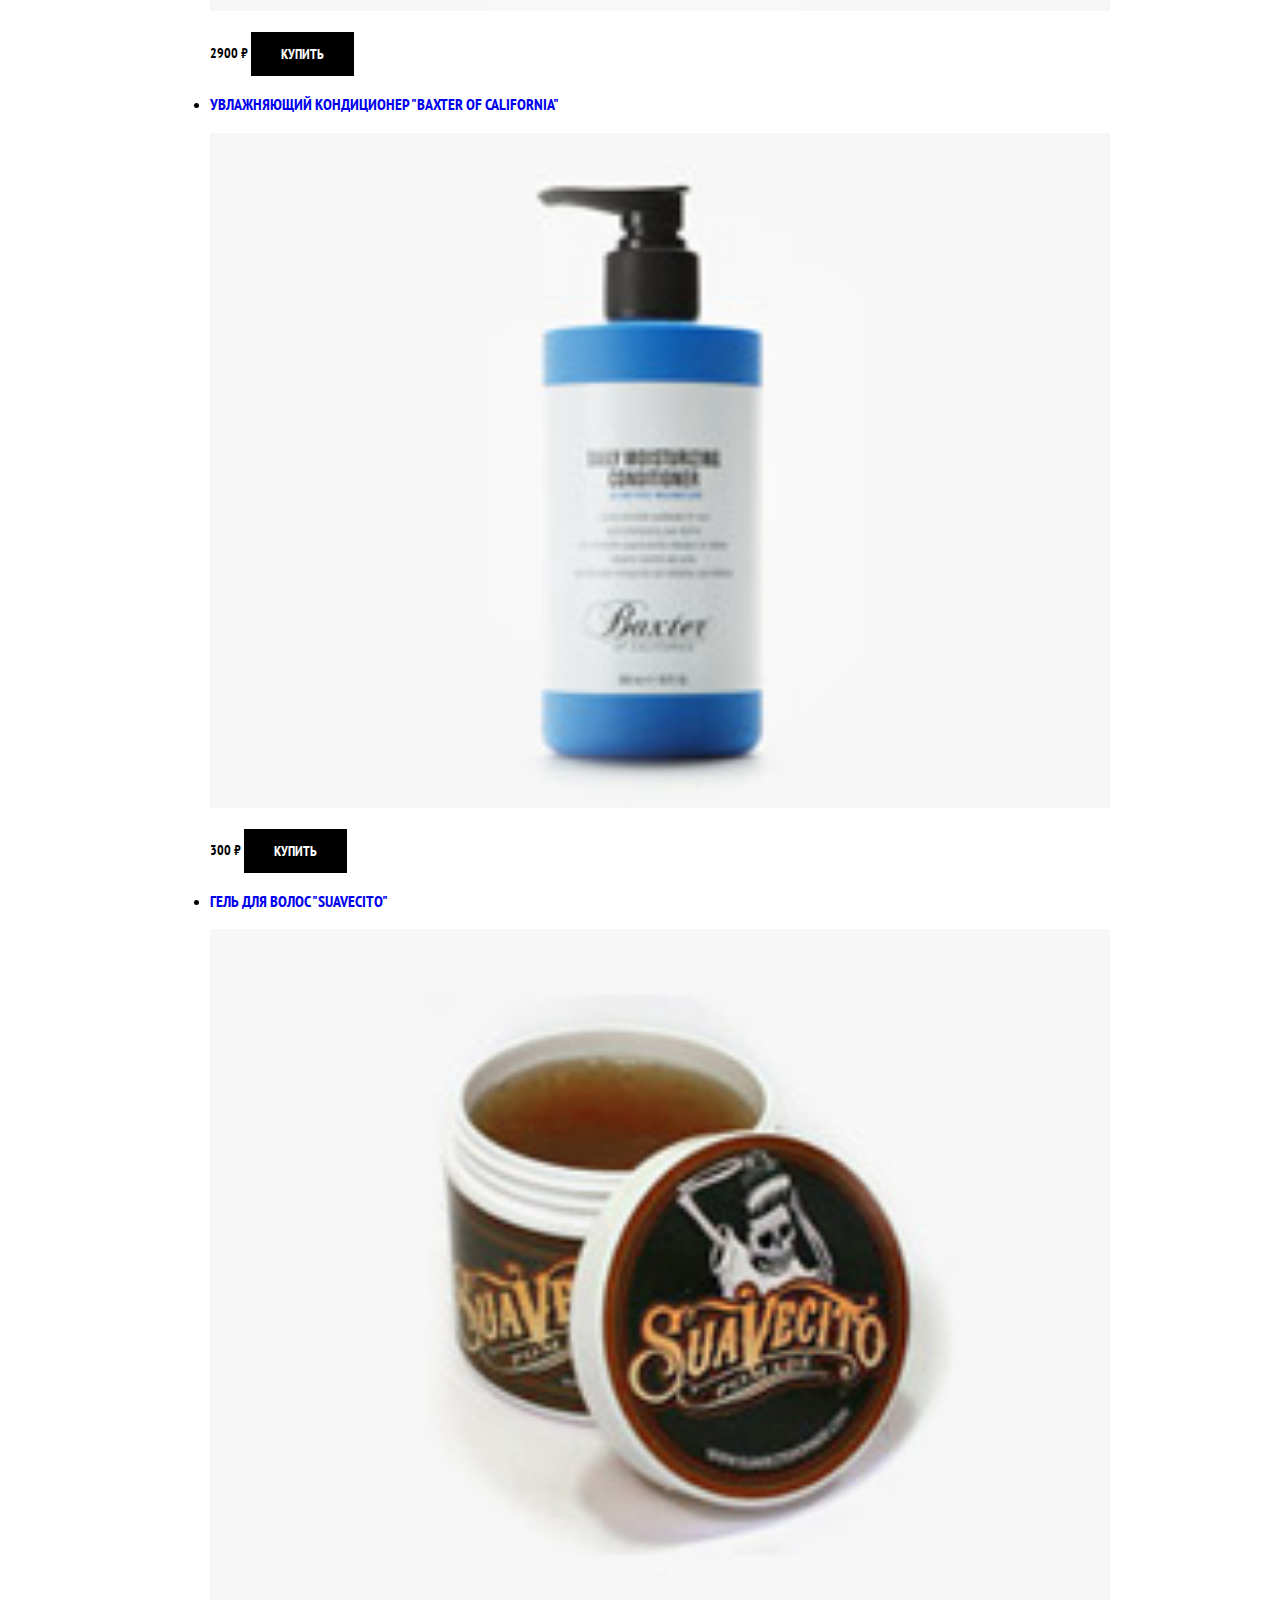
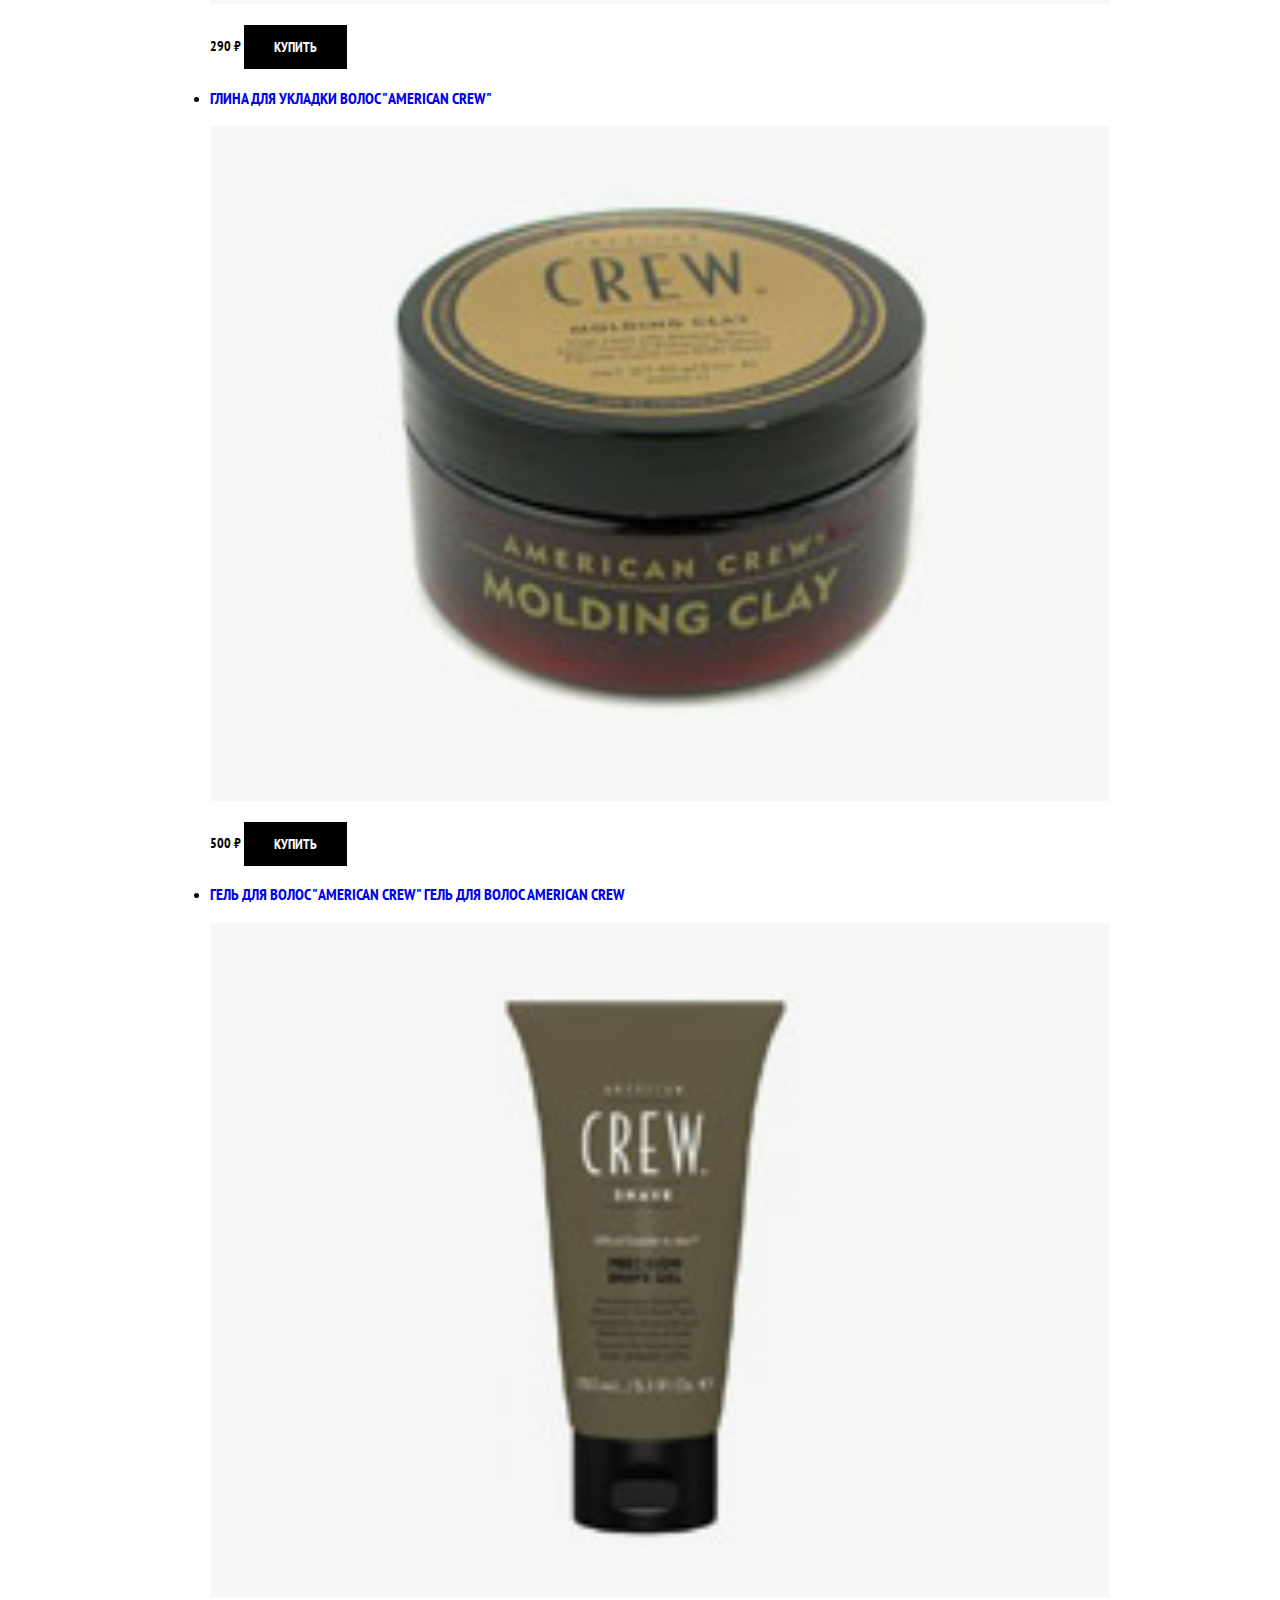
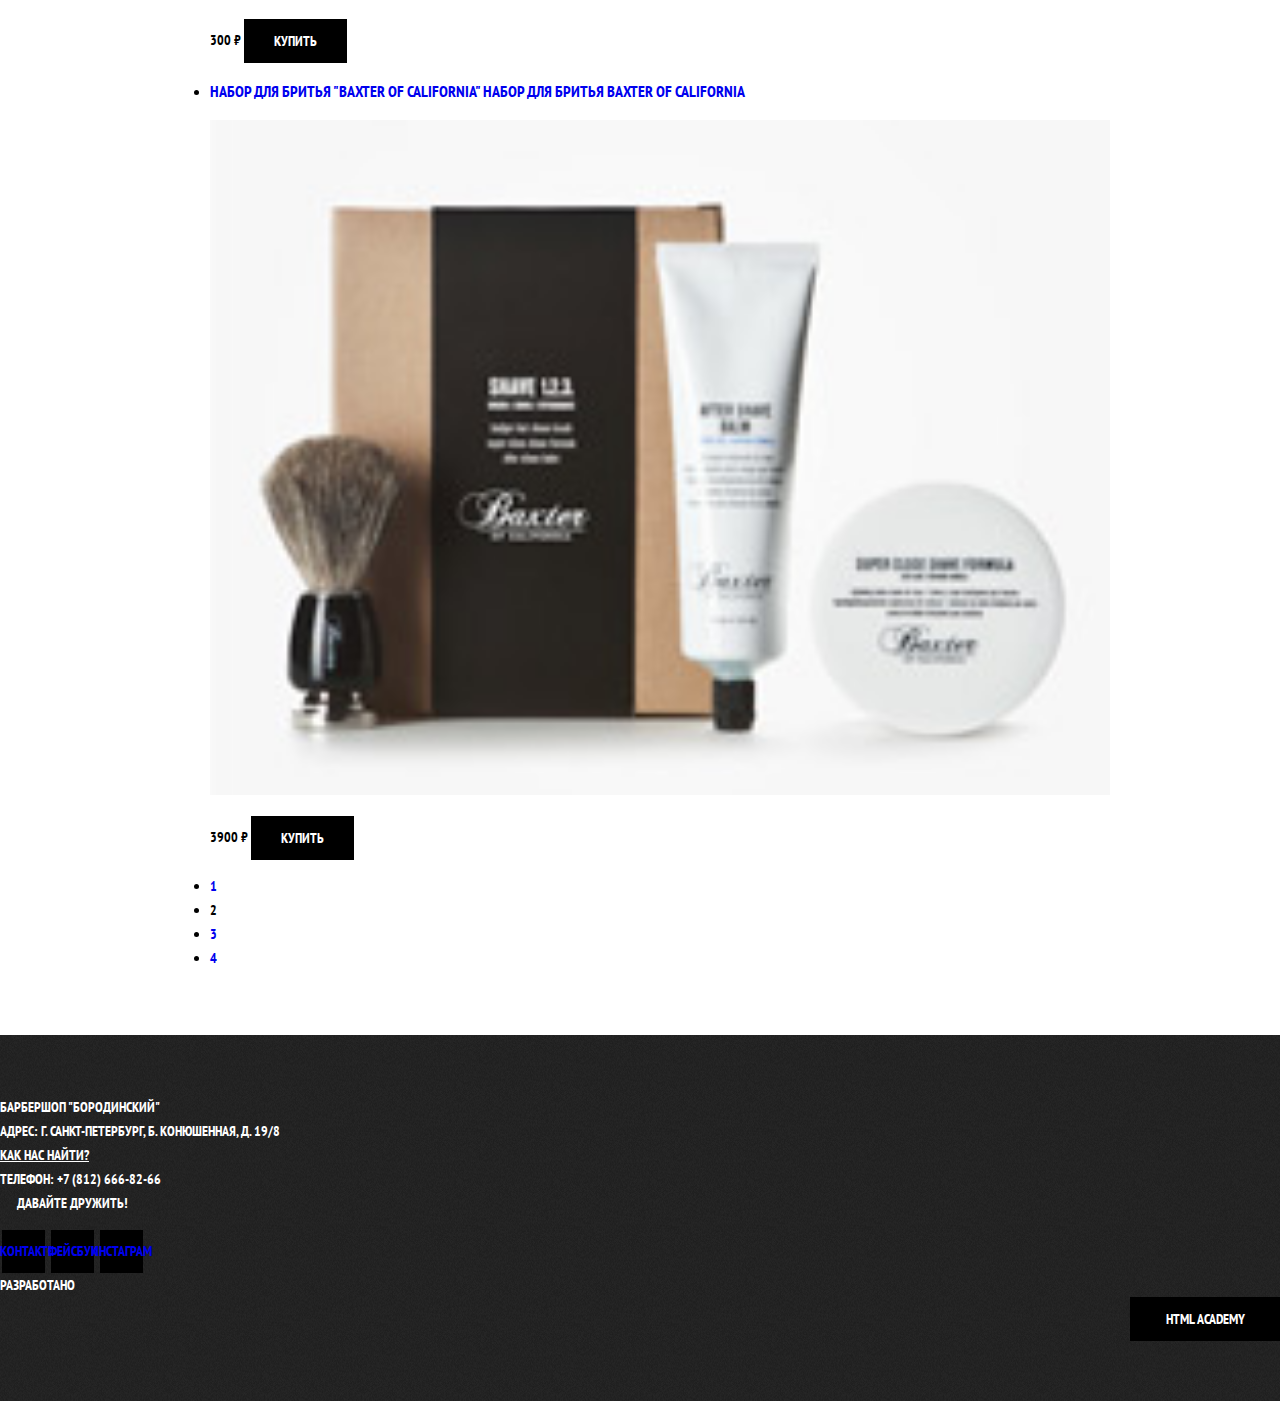
<file: portfolio/barbbershop/catalog.html>
<!DOCTYPE html>
<html lang="ru">
  <head>
    <meta charset="utf-8">
  <title>Барбершоп "Бородинский"</title>
  <link href="https://fonts.googleapis.com/css?family=PT+Sans+Narrow:400,700&amp;subset=latin,cyrillic" rel="stylesheet">
  <link href="normalize.css" rel="stylesheet">
<link rel="stylesheet" href="style.css">
   </head>
   <body class="inner-page">
  <header class="main-header">
  <nav class="main-navigation">
  <a class="main-header-logo" href="index.html">
  <img src="img/logo.svg" width="111" height="24" alt="Логотип барбершопа "Бородинский"">
  </a>
  <ul class="site-navigation">
  <li><a href="intro.html">Информация</a></li>
  <li><a href="news.html">Прайс-лист</a></li>
  <li><a href="price.html">Прайс-лист</a></li>
  <li class="site-navigation-current"><a href="catalog.html">Магазин</a></li>
  <li><a href="contacts.html">Контакты</a></li>
  <ul class="user-navigation">
  <li class="login-link">Вход</li>
  </ul>
  </nav>
</header>
<main class="container">
  <h1 class="page-title">Средства для ухода</h1>
  
  <ul class="breadcrumbs">
    <li><a href="index.html">Главная</a></li>
    <li><a href="catalog.html">Магазин</a></li>
    <li class="breadcrumbs-current">Средства для ухода</li>
  </ul>
  <section class="filters">
    <h2 class="visually-hidden">Фильтр товаров</h2>
    <form class="filter" method="GET" action="https://echo.htmlacademy.ru">
    <fieldset>
<legend>Производители</legend>
<ul>
  <li class="filter-option"> 
    <input class="visually-hidden filter-input filter-input-checkbox" type="checkbox" name="baxter-of-california" id="filter-baxter-of-california" checked>
     <label for="filter-baxter-of-california">Baxter of California</label>
    </label></li>
  <li class="filter-option"><input class="visually-hidden filter-input filter-input-checkbox" type="checkbox" name="mr-natty" id="filter-mr-natty">
    <label for="filter-mr-natty">
      Mr Natty</label>
    </li>
  <li class="filter-option"><input class="visually-hidden filter-input filter-input-checkbox" type="checkbox" name="suavecito" id="filter-suavecito" checked>
    <label for="filter-suavecito">
      Suavecito
      </label> 
  </li>
  <li class="filter-option"><input class="visually-hidden filter-input filter-input-checkbox" type="checkbox" name="malin+goetz" id="filter-malin+goetz">
    <label for="filter-malin+goetz">
      Malin+Goetz
    </label>
   </li>
  <li class="filter-option">
    <input class="visually-hidden filter-input filter-input-checkbox" type="checkbox" name="murrays" id="filter-murrays" disabled>
    <label for="filter-murrays">Murray's
     </label>
  </li>
  <li class="filter-option">
      <input class="visually-hidden filter-input filter-input-checkbox" type="checkbox" name="american-crew" id="filter-american-crew" checked>
      <label for="filter-american-crew">American Crew
      </label> 
    </li>
</ul>
    </fieldset>
  <fieldset>
<legend>Группы товаров</legend>
<ul>
  <li class="filter-option">
    <input class="visually-hidden filter-input filter-input-radio" type="radio" name="product-group" value="shaving" id="filter-shave">
    <label for="filter-shave">Бритвенные принадлежности</label> 
  </li>
  <li class="filter-option">
    <input class="visually-hidden filter-input filter-input-radio" type="radio" name="product-group" value="hair-care" id="filter-care" checked>
   <label for="filter-care">Средства для ухода</label> 
  </li>
  <li class="filter-option">
    <input class="visually-hidden filter-input filter-input-radio" type="radio" name="product-group" value="accessories" id="filter-accessories">
    <label for="filter-accessories">Аксессуары</label> 
  </li>
</ul>
  </fieldset>  
  <button type="submit" class="filter-button button">Показать</button>
  </form>
  </section>
  <section class="catalog">
    <h2 class="visually-hidden">Список средств для ухода</h2>
    <ul class="catalog-list">
      <li class="catalog-item">
          <a href="catalog-item.html">
        <h3>
          <span class="catalog-category">Набор для путешествий</span>
            <span class="catalog-item-title">Baxter of California</span>
        
        </h3>
        <p class="catalog-item-image" >
          <img src="img/product-1.jpg" width="228" height="165" alt="Набор для путешествий"Baxter of California"">
        </p>
      </a>
        <b>2900 ₽</b>
        <a class="button" href="#">Купить</a>
      </li>
      <li class="catalog-item">
          <a href="catalog-item.html">  
        <h3>
            <span class="catalog-category">Увлажняющий кондиционер</span>
              <span class="catalog-item-title">"Baxter of California"</span>
          
          </h3>
          <p>
            <img src="img/product-2.jpg" width="228" height="165" alt="Набор для путешествий"Baxter of California"">
          </p>
        </a>
          <b>300 ₽</b>
          <a class="button" href="#">Купить</a>
        </li>
        <li class="catalog-item">
            <a href="catalog-item.html">
          <h3>
              <span class="catalog-category">Гель для волос</span>
                <span class="catalog-item-title">"Suavecito"</span>
            
            </h3>
            <p>
              <img src="img/product-3.jpg" width="228" height="165" alt="Набор для путешествий"Baxter of California"">
            </p>
          </a>
            <b>290 ₽</b>
            <a class="button" href="#">Купить</a>
          </li>
        <li class="catalog-item">
            <a href="catalog-item.html">    
          <h3>
                <span class="catalog-category">Глина для укладки волос</span>
                  <span class="catalog-item-title">"American Crew"</span>
              
              </h3>
              <p>
                <img src="img/product-4.jpg" width="228" height="165" alt="Набор для путешествий"Baxter of California"">
                
              </p>
            </a>
              <b>500 ₽</b>
              <a class="button" href="#">Купить</a>
         </li>
         <li class="catalog-item">
            <a href="catalog-item.html">  
          <h3>Гель для волос "American Crew"
              <span class="catalog-category">Гель для волос</span>
                <span class="catalog-item-title">American Crew</span>
            
            </h3>
            <p>
              <img src="img/product-5.jpg" width="228" height="165" alt="Набор для путешествий"Baxter of California"">
              
            </p>
          </a>
            <b>300 ₽</b>
            <a class="button" href="#">Купить</a>
       </li>
       <li class="catalog-item">
          <a href="catalog-item.html">  
        <h3>Набор для бритья "Baxter of California"
            <span class="catalog-category">Набор для бритья</span>
              <span class="catalog-item-title">Baxter of California</span>
        </h3>
          <p>
            <img src="img/product-6.jpg" width="228" height="165" alt="Набор для путешествий"Baxter of California"">
        </p>
        </a>
          <b>3900 ₽</b>
          <a class="button" href="#">Купить</a>
     </li>
    </ul>
    <ul class="pagination-list">
      <li class="pagination-item"><a href="#">1</a></li>
      <li class="pagination-item pagination-item-current"><a>2</a></li>
      <li class="pagination-item"><a href="#">3</a></li>
      <li class="pagination-item"><a href="#">4</a></li>
    </ul>
  </section>
</main>
<footer class="main-footer">
    <p class="footer-contacts">
      Барбершоп "Бородинский"<br>
      Адрес: г. Санкт-Петербург, Б. Конюшенная, д. 19/8<br>
      <a href="map.html">Как нас найти?</a><br>
      Телефон: +7 (812) 666-82-66
    </p>
  <div class="footer-social">
    <b>Давайте дружить!</b>
   <ul><li><a class="social-button" href="#">Вконтакте</a></li>
    <li><a class="social-button" href="#">Фейсбук</a></li>
    <li><a class="social-button" href="#">Инстаграм</a></li>
  </ul>
  </div>
  
    <b>Разработано</b>
    <p class="footer-copyright">
    <a class="button" href="https://htmlacademy.ru">HTML Academy</a>
  
  </p>
  </footer>
  <section class="modal modal-login">
      <h2>Личный кабинет</h2>
      <!--Здесь будет форма-->
      <span class="modal-close">х</span>
    </section>
    <section class="modal modal-map">
      <h2 class="visually-hidden">Как до нас добраться</h2>
      <span class="modal-close">x</span>
    </section>
</body>
</html>
</file>
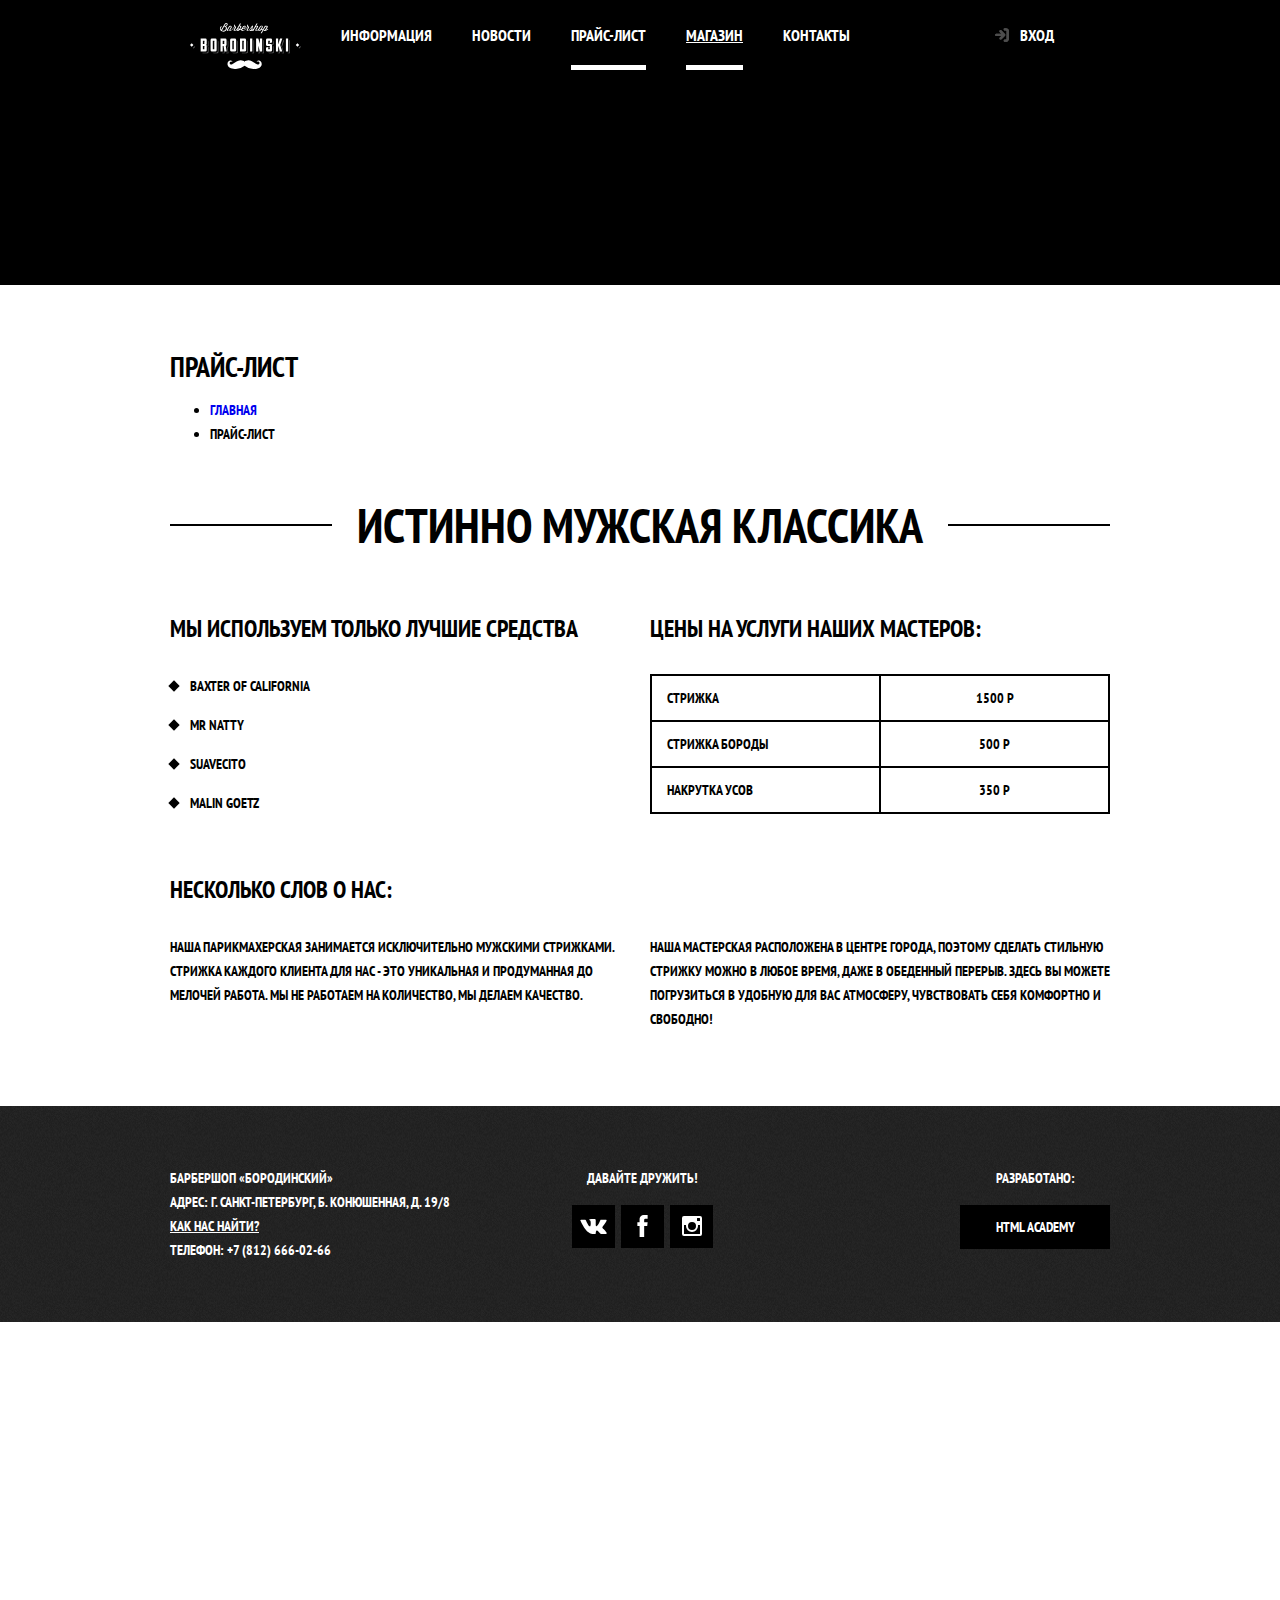
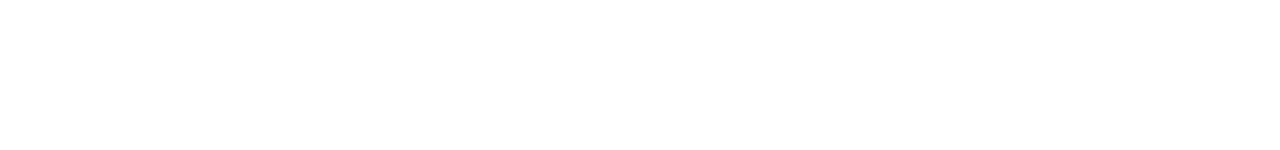
<file: portfolio/barbbershop/price.html>
<!DOCTYPE html>
<html lang="ru">

<head>
    <meta charset="UTF-8">
    <title>Барбершоп «Бородинский»</title>
    <link href="https://fonts.googleapis.com/css?family=PT+Sans+Narrow:400,700&amp;subset=latin,cyrillic" rel="stylesheet">
    <link href="normalize.css" rel="stylesheet">
    <link href="style.css" rel="stylesheet">
</head>

<body class="inner-page">

    <header class="main-header">
        <nav class="main-navigation container">
            <a class="main-header-logo" href="index.html">
                <img src="img/index-logo.svg" width="111" height="24" alt="Логотип барбершопа «Бородинский»">
            </a>
           
                    <ul class="site-navigation">
                        <li>
                            <a href="info.html">Информация</a>
                        </li>
                        <li>
                            <a href="news.html">Новости</a>
                        </li>
                        <li class="site-navigation-current">
                            <a>Прайс-лист</a>
                        </li>
                        <li class="site-navigation-current">
                            <a href="catalog.html">Магазин</a>
                        </li>
                        <li>
                            <a href="contacts.html">Контакты</a>
                        </li>
                    </ul>
                    <ul class="user-navigation">
                        <li>
                            <a class="login-link" href="login.html">Вход</a>
                        </li>
                    </ul>
            </nav>
    </header>
    <main class="container">
        <div class="inner-page-container">
            <h1 class="page-title">Прайс-лист</h1>
            <ul class="breadcrumbs">
                <li><a href="index.html">Главная</a></li>
                <li class="breadcrumbs-current">Прайс-лист</li>
                        </ul>
        </div>
        <section class="inner-content">
            <h2 class="big-heading">Истинно мужская классика</h2>
            <div class="inner-columns">
            <div class="inner-column-left">
            <h2>Мы используем только лучшие средства</h2>
            <ul class="custom-list-1">
                <li>Baxter of California</li>
                <li>Mr Natty</li>
                <li>Suavecito</li>
                <li>Malin Goetz</li>
            </ul>
            
            </div>
            <div class="inner-column-right">
            <h2>Цены на услуги наших мастеров:</h2>
            <table class="custom-table-1">
                <tr>
                    <td>Стрижка</td>
                    <td>1500 р</td>
                </tr>
                <tr>
                    <td>Стрижка бороды</td>
                    <td>500 р</td>
                </tr>
                <tr>
                    <td>Накрутка усов</td>
                    <td>350 p</td>
                </tr>
            </div>
            </table>
            </div>
            </div>
    <div class="inner-columns">
    
   <h2>Несколько слов о нас:</h2>
   <div class="inner-column-left">
   <p>Наша парикмахерская занимается исключительно мужскими стрижками. Стрижка каждого клиента для нас - это уникальная и продуманная до мелочей работа. Мы не работаем на количество, мы делаем качество.</p>
   </div>
   <div class="inner-column-right">  
   <p>Наша мастерская расположена в центре города, поэтому сделать стильную стрижку можно в любое время, даже в обеденный перерыв. Здесь вы можете погрузиться в удобную для вас атмосферу, чувствовать себя комфортно и свободно!</p>
   </div>
   </div>    
       
</section>
    </main>

    <footer class="main-footer">
        <div class="container">
            <p class="footer-contacts">
                Барбершоп «Бородинский»
                <br> Адрес: г. Санкт-Петербург, Б. Конюшенная, д. 19/8
                <br>
                <a href="map.html">Как нас найти?</a>
                <br> Телефон: +7 (812) 666-02-66
            </p>
            <div class="footer-social">
                <b>Давайте дружить!</b>
                <ul>
                    <li>
                        <a class="social-button" href="#"><span class="visually-hidden">Вконтакте</span><svg xmlns="http://www.w3.org/2000/svg" width="27" height="15" viewBox="0 0 26.14 14.91"><path d="M26 13.47l-.09-.17a13.55 13.55 0 0 0-2.6-3q-.87-.83-1.1-1.12A1 1 0 0 1 22 8a10.27 10.27 0 0 1 1.22-1.78l.88-1.16q2.35-3.13 2-4L26 .94a.8.8 0 0 0-.4-.22 2.14 2.14 0 0 0-.87 0h-3.92a.51.51 0 0 0-.27 0h-.3a.6.6 0 0 0-.15.14.93.93 0 0 0-.14.24 22.22 22.22 0 0 1-1.46 3.06q-.5.84-.93 1.46a7 7 0 0 1-.71.91 4.94 4.94 0 0 1-.52.47q-.23.18-.35.15l-.23-.05a.9.9 0 0 1-.31-.33 1.49 1.49 0 0 1-.16-.53V1.6a3.14 3.14 0 0 0 0-.62 2.12 2.12 0 0 0-.14-.44.73.73 0 0 0-.28-.33 1.57 1.57 0 0 0-.46-.18A9 9 0 0 0 12.57 0a8.93 8.93 0 0 0-3.25.33 1.83 1.83 0 0 0-.52.41q-.25.3-.07.33a1.67 1.67 0 0 1 1.16.59l.08.16a2.6 2.6 0 0 1 .19.63 6.32 6.32 0 0 1 .12 1 10.59 10.59 0 0 1 0 1.7q-.07.71-.13 1.1a2.21 2.21 0 0 1-.18.64 2.69 2.69 0 0 1-.16.3l-.07.07a1 1 0 0 1-.37.07.86.86 0 0 1-.46-.19 3.27 3.27 0 0 1-.56-.52 7 7 0 0 1-.66-.93q-.37-.6-.76-1.42l-.22-.39q-.2-.38-.56-1.11t-.62-1.43A.9.9 0 0 0 5.2.9h-.07a.93.93 0 0 0-.22-.16A1.44 1.44 0 0 0 4.6.65L.87.68A1 1 0 0 0 .1.94L0 1a.44.44 0 0 0 0 .22 1.08 1.08 0 0 0 .08.37Q.9 3.53 1.86 5.31t1.66 2.87Q4.23 9.27 5 10.24t1 1.24l.37.41.34.33a8.06 8.06 0 0 0 1 .78 16.34 16.34 0 0 0 1.4.9 7.6 7.6 0 0 0 1.79.72 6.19 6.19 0 0 0 2 .22h1.57a1.08 1.08 0 0 0 .72-.3l.05-.07a.9.9 0 0 0 .1-.25 1.38 1.38 0 0 0 0-.37 4.48 4.48 0 0 1 .09-1.05 2.77 2.77 0 0 1 .23-.71 1.74 1.74 0 0 1 .29-.4 1.19 1.19 0 0 1 .23-.2h.11a.86.86 0 0 1 .77.21 4.52 4.52 0 0 1 .83.79q.39.47.93 1.05a6.41 6.41 0 0 0 1 .87l.27.16a3.31 3.31 0 0 0 .71.3 1.53 1.53 0 0 0 .76.07l3.48-.05a1.58 1.58 0 0 0 .8-.17.68.68 0 0 0 .34-.37 1.06 1.06 0 0 0 0-.46 1.71 1.71 0 0 0-.1-.36z" fill="#fff"/></svg></a>
                            
                    </li>
                    <li>
                        <a class="social-button" href="#"><span class="visually-hidden">Фейсбук</span><svg xmlns="http://www.w3.org/2000/svg" width="19" height="22" viewBox="0 0 10.15 21.74"><path d="M3.34 1.12A4.77 4.77 0 0 1 6.53 0h3.61v3.81H7.81a1.07 1.07 0 0 0-1.09.83v2.55h3.42c-.08 1.23-.24 2.45-.41 3.67h-3v10.87H2.21V10.86H0V7.21h2.19V3.66a3.83 3.83 0 0 1 1.15-2.54z" fill="#fff"/></svg></a>
                        
                    </li>
                    <li>
                        <a class="social-button" href="#"><span class="visually-hidden">Инстаграм</span><svg xmlns="http://www.w3.org/2000/svg" width="20" height="20" viewBox="0 0 20 20"><path d="M18 0H2a2 2 0 0 0-2 2v16a2 2 0 0 0 2 2h16a2 2 0 0 0 2-2V2a2 2 0 0 0-2-2zm-8 6a4 4 0 1 1-4 4 4 4 0 0 1 4-4zM2.5 18a.47.47 0 0 1-.5-.5V9h2.1a3.4 3.4 0 0 0-.1 1 6 6 0 1 0 12 0 3.4 3.4 0 0 0-.1-1H18v8.5a.47.47 0 0 1-.5.5zM18 4.5a.47.47 0 0 1-.5.5h-2a.47.47 0 0 1-.5-.5v-2a.47.47 0 0 1 .5-.5h2a.47.47 0 0 1 .5.5z" fill="#fff"/></svg></a>
                       
                            
                    </li>
                </ul>
            </div>
            <p class="footer-copyright">
                <b>Разработано:</b>
                <a class="button" href="https://htmlacademy.ru">HTML Academy</a>
            </p>
        </div>
    </footer>
</body>

</html>
</file>
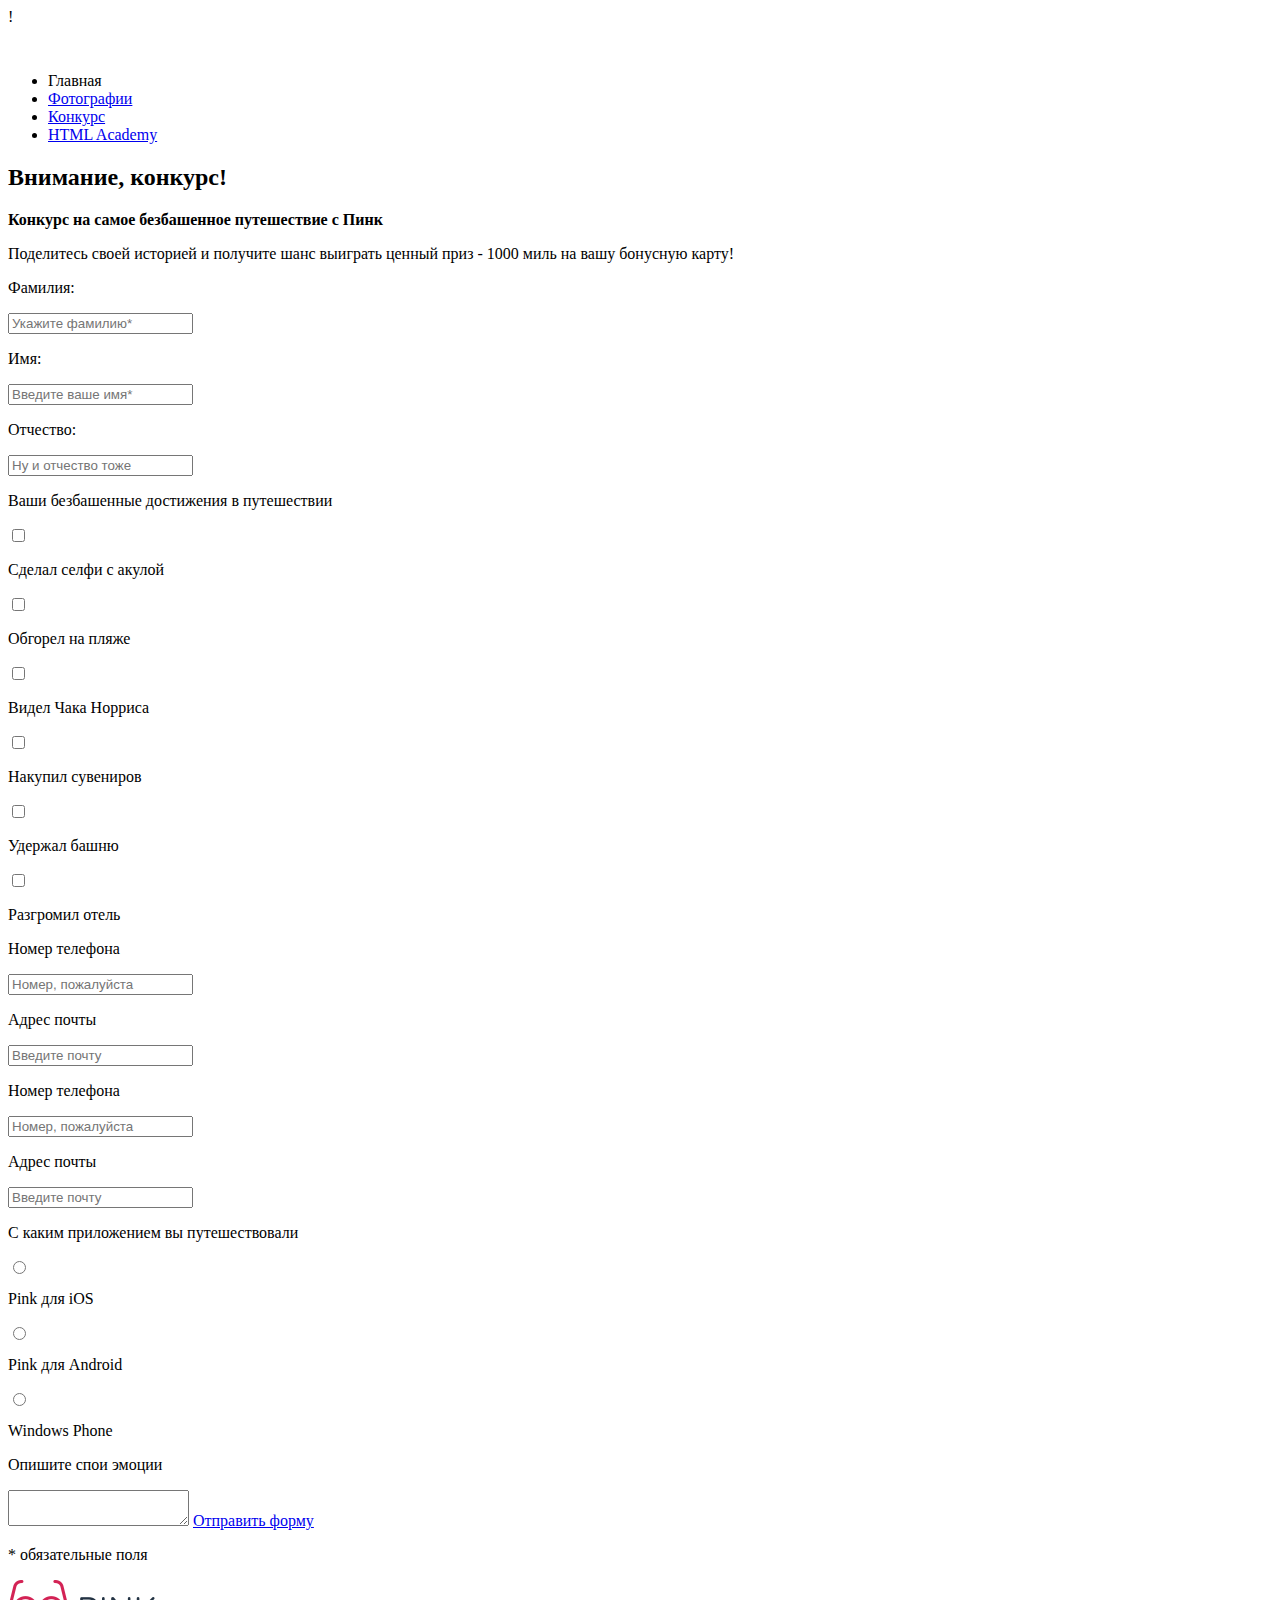
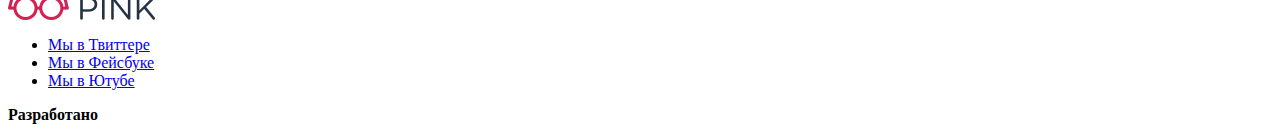
<file: portfolio/pink/form.html>
! <!DOCTYPE html>
<html lang="ru">
<head>
    <meta charset="UTF-8">
    
    <title>Pink</title>
</head>
<body>
    <header class="page-header">
        <a class="page-header__logo">
        <img class="page-header__logo-image" src="image/logotype-white-mobile.svg" width="226" height="30" alt="Pink"">
    </a>
    <nav class="main-nav">
        
        <div class="main-nav__wrapper">
        <ul class="main-nav__list site-list">
            <li class="site-list__item site-list__item--active"><a>Главная</a></li>
            <li class="site-list__item"><a href="photo.html">Фотографии</a></li>
            <li class="site-list__item"><a href="form.html">Конкурс</a></li>
            <li class="site-list__item"><a href="#">HTML Academy</a></li>
        </ul>
       
        </div>
        </nav>
    </header>
        <main class="page-main">
            <div class="competiton">
                <h2 class="visually-hidden">Внимание, конкурс!</h2>
                <div class="competition-intro">
                <b class="competition-intro__text">Конкурс на самое безбашенное путешествие с Пинк</b>
                </div>
            </div>
            <div class="competition--form1">
                <p class="competition--form1__description">Поделитесь своей историей и получите шанс выиграть ценный приз - 1000 миль на вашу бонусную карту!</p>
                <form class="competition--form1-form">
                    <p class="competition--form1-form__caption">Фамилия:</p>
                    <input class="competition--form1-form__surname" type="text" placeholder="Укажите фамилию*">
                    <p class="competition--form1-form__caption">Имя:</p>
                    <input class="competition--form1-form__surname" type="text" placeholder="Введите ваше имя*">
                    <p class="competition--form1-form__caption">Отчество:</p>
                    <input class="competition--form1-form__surname" type="text" placeholder="Ну и отчество тоже">
                </form>
            </div>
            <div class="competition-success">
                    <p class="competition-success__caption">Ваши безбашенные достижения в путешествии</p>
                    <form class="competition-success__checkboxes">
                    <input class="competition-success_checkbox-1" type="checkbox">
                    <p class="competition-success__checkboxes__capture">Сделал селфи с акулой</p>
                    <input class="competition-success_checkbox-2" type="checkbox">
                    <p class="competition-success__checkboxes__capture">Обгорел на пляже</p>
                    <input class="competition-success_checkbox-3" type="checkbox">
                    <p class="competition-success__checkboxes__capture">Видел Чака Норриса</p>
                    <input class="competition-success_checkbox-4" type="checkbox">
                    <p class="competition-success__checkboxes__capture">Накупил сувениров</p>
                    <input class="competition-success_checkbox-5" type="checkbox">
                    <p class="competition-success__checkboxes__capture">Удержал башню</p>
                    <input class="competition-success_checkbox-6" type="checkbox">
                    <p class="competition-success__checkboxes__capture">Разгромил отель</p>
                    </form>   
            </div>
            <div class="competition--form2">
                   
                    <form class="competition--form2-form">
                        <p class="competition--form2-form__caption">Номер телефона</p>
                        <input class="competition--form2-form__surname" type="tel" placeholder="Номер, пожалуйста">
                        <p class="competition--form2-form__caption">Адрес почты</p>
                        <input class="competition--form2-form__surname" type="email" placeholder="Введите почту">
                        
                    </form>
                    <form class="competition--form2-form">
                        <p class="competition--form2-form__caption">Номер телефона</p>
                        <input class="competition--form2-form__surname" type="tel" placeholder="Номер, пожалуйста">
                        <p class="competition--form2-form__caption">Адрес почты</p>
                        <input class="competition--form2-form__surname" type="email" placeholder="Введите почту">
                        
                    </form>

                </div>
             <div class="competition-applications">
                    <p class="competition-applications__caption">С каким приложением вы путешествовали</p>
                    <input class="competition-applications-radiobutton" type="radio">
                    <p class="competition-applications__rb-caption">Pink для iOS</p>
                    <input class="competition-applications-radiobutton" type="radio">
                    <p class="competition-applications__rb-caption">Pink для Android</p>
                    <input class="competition-applications-radiobutton" type="radio">
                    <p class="competition-applications__rb-caption">Windows Phone</p>
                    </div>
                    <div class="competition-emotions">
                            <p class="competition-emotions__caption">Опишите спои эмоции</p>   
                    <textarea class="competition-emotions-textarea" placeholder="Можно прям в красках, не стесняясь в выражениях">


                    </textarea>
                    <a class="competition__send button" href="#">Отправить форму</a>
                    <p class="competition-required_message"><span class="pink-star">*</span> обязательные поля</p>
                </div>
                        </main>
                <footer class="page-footer">
                        <div class="page-footer__wrapper">
                                <a class="page-footer__logo">
                                        <img class="page-footer__logo-image" src="image/logotype-blue-tablet.svg" width="147" height="40" alt="Pink">
                                    </a>
                                <div class="page-footer__social social">
                                    
                                    <ul class="social__list">
                                        <li class="social-item">
                                            <a class="social__link social__link--twitter" href="https://twitter.com/htmlacademy" > Мы в Твиттере</a>
                                        </li>
                                        <li class="social-item">
                                                <a class="social__link social__link--facebook" href="https://fb.com/htmlacademy" > Мы в Фейсбуке</a>
                                            </li>
                                            <li class="social-item">
                                                    <a class="social__link social__link--youtube" href="https://youtube.com/htmlacademy" > Мы в Ютубе</a>
                                                </li>
                                    </ul>
                        
                                </div>
                                <div class="page-footer__copyright copyright">
                                    <b class="copyright__text">Разработано</b>
                                    <a class="button copyright__link-logo" href="https:/htmlacademy.ru/intensive/adaptive"></a>
                                </div> 
                                </div>
                </footer>
</body>
</html>
</file>
<file: nerds/style.css>
body {
    margin: 0;
    padding: 0;
    min-width: 1200px;
    max-width: 1440px;
    font-family: "Roboto", Arial, sans-serif;
    font-style: 16px;
    line-height: 24px;
    font-weight: 400;
    color: #000000;
    

}
a {
    text-decoration: none;

}



  .main-navigation {
    display: flex;
    flex-direction: row;
    align-items: flex-start;
    
    
  }
  .main-navigation-wrapper {
    width: 100%;
    
    
  }
  .main-header-logo {
      margin-right: 200px;
      padding: 16px 0;
  }
  .main-header-logo:hover {
      opacity: 0.8;
      cursor: pointer;
  }
  .site-navigation {
    display: flex;
    flex-wrap: wrap;
    align-items: center;
    width: 620px;
    margin: 0;
    padding: 0;
    min-height: 70px;
    
  }
  .site-navigation,
.user-navigation {
  list-style: none;
}
.site-navigation a:hover,
.user-navigation a:hover {
    color: #fb565a;
}
.container {
    width: 1200px;
    margin: 0 auto;
    padding: 0 20px;
    box-sizing: border-box;

}
.main-navigation-wrapper {
    display: flex;
}
.site-navigation a,
.user-navigation a {
  color: #000000;
  display: block;
  padding: 25px 20px;
  text-transform: uppercase;
  vertical-align: middle;
  font-weight: bold;
}

.cart {
    position: relative;
  padding-left: 50px;
}

.cart::before {
    content: "";
    width: 15px;
    height: 15px;
   
    position: absolute;
    top: 27px;
    left: -10px;
    background-image: url("img/cart-icon.svg");
    background-repeat: no-repeat;
    background-position: 0 0;
  
    opacity: 0.3;
  }

.visually-hidden {
    position: absolute;
    width: 1px;
    height: 1px;
    clip: rect(0,0,0,0);
}
.main-header {
    background-color: #eeeeee;

}
.slider {
    position: relative;
    background-color: #eeeeee;
}
.slider-controls {
    position: relative;
    left: 50%;
    bottom: 104px;
    z-index: 100;
    width: 160px;
    height: 18px;
    text-align: center;
    font-size: 0;
    transform: translateX(-50%);
}
.slider-controls i {
    position: relative;
    display: inline-block;
    width: 18px;
    height: 18px;
    padding: 8px;
    
    border-radius: 50%;
    cursor: pointer;
}
.slider-controls i::after {
    content: "";
    position: absolute;
    top: 8px;
    left: 8px;
    z-index: 1;
    width: 18px;
    height: 18px;
    background: #ffffff;
    border-radius: 50%;
}
.slider-controls .active::before {
    content: "";
    position: absolute;
    left: 50%;
    top: 50%;
    z-index: 3;
    width: 4px;
    height: 4px;
    margin: -4px;
    background-color: inherit;
    border: 2px solid #c1c1c1;
    border-radius: 50%;

}
.slider-list {
    margin: 0;
    padding: 0;
    list-style: none;
}

.slider-item {
    display: none;
    padding: 78px 0 80px 0;
    
}
.slider-item:nth-child(1) {
    display: block;
}
.slider-item:nth-child(1) {
    background-image: url(img/slide1.png);
    background-repeat: no-repeat;
    background-position: 93% 18px;
}
.slider-item:nth-child(2) {
    
    background-image: url(img/slide2.png);
    background-repeat: no-repeat;
    background-position: 100% 0;
}
.slider-item:nth-child(3) {
    
    background-image: url(img/slide3.png);
    background-repeat: no-repeat;
    background-position: 100% 20px;
}

.slider-item h3 {
    min-width: 600px;
    margin: 0;
    margin-bottom: 27px;
    font-size: 55px;
    line-height: 55px;
    font-weight: 500;

}
.slider-item p {
    min-width: 430px;
    margin: 0;
    margin-bottom: 38px;
}
.button {
    display: block;
    width: 240px;
    padding: 13px 0;
    font-size: 16px;
    line-height: 18px;
    color: #ffffff;
    text-transform: uppercase;
    text-align: center;
    text-decoration: none;
    background-color: #fb565a;
    border-radius: 3px;
    border: none;
    
}
.button:hover,
.button:focus {
    background-color: #e74246;
}
.button:active {
    color: rgba(255, 255, 255, 0.3);
    background-color: #d7373b;
    box-shadow: 0 3px rgba(0,0,0,0.1) inset;

}
.products {
    
    display: flex;
    justify-content: space-between;


}
.product {
    
    margin-right: 60px;
    
}
.product .button {
    width: 160px;
    
}
.applications .button {
    background: #00ca74;
}
.applications .button:hover {
    background: #00ca74;
}
.applications .button:active {
    background: #00aa62;
} 
.presentations .button {
    background: #efc84a;
}
.presentations .button:active {
    background: #e5a722;
}
.products h3 {
    text-transform: uppercase;
}
.products p {
    font-size: 16px;
}
.products::after {
 position: absolute;
    
    background-image: url(img/divide.png);
    background-repeat: no-repeat;
    background-position: center center;
}

.about-uss {
    display: flex;
    justify-content: center;
    align-items: center;


}
h4 {
    text-transform: uppercase;
}

h2 {
    font-size: 45px;
    line-height: 45px;
    
}
.about-us.text {
    flex-grow: 1;
    padding-right: 140px;
}

.about-us.logo {
    
    margin: 0;
    padding: 0;
}
.indicators {
    display: flex;
    
}
.indicators div {
    padding-right: 20px;    
     
}
.products, .about-uss {
    border-bottom: 1px solid #eeeeee;
    padding: 80px 0;
}
.contacts {
    display: flex;
    justify-content: space-between;
    align-items: center;
    padding: 46px;
    border-bottom: 1px solid #eeeeee;
    margin-bottom: 85px;
   

}
.contacts img {
    opacity: 0.2;
    cursor: pointer;
}
.contacts img:hover {
    opacity: 1;
}
.contacts img:active {
    opacity: 0.1;
}
.map {
    display: block;
    background: url(img/map.png) no-repeat center;
   
    padding-top: 50px;
    padding-bottom: 54px;
    
    width: 100%;
    
    
}
.contact-us {
    display:block;
    position: relative;
    width: 320px;
    left: 141px;
    background-color: #ffffff;
    
    z-index: 1;
    
}
.content {
    padding: 48px;
    
}
.content .button {
    width: 100%;
}
.map img {
    position: absolute;
    left: 700px;
      
}


.footer-social {
    display: inline-block;
    width: 260px;
    text-align: center;
    margin-right: 141px;
}
.footer-social ul {
    display: flex;
    
    flex-wrap: wrap;
    justify-content: space-between;
    
    list-style: none;
    margin: 0 auto;
    padding: 0;
}

.social-button {
    display: flex;
    align-items: center;
    justify-content: center;
    width: 79px;
    height: 79px;
    background-color:#e1e1e1;
    border-radius: 50%;
}
.main-footer {
    height: 218px;
    

}
.main-footer .container {
    display: flex;
    align-items: center;
    height: inherit;
    
    
}
.social-button:hover{
    background-color: #e74246;
}
.social-button:active{
    background-color: #d7373b;
}
.social-button:active path {
    fill: #e37376;
}
.modal-contact-us {
    display: block;
    
    position: fixed;
    color: #000;
    background-color: #fff;
    bottom: 180px;
    left: center;
    margin-left: 240px; 
    width: 760px;
    
    
    padding: 25px 104px 87px 90px;
    z-index: 3;
    display: none;
}

.contact-form {
    display: flex;
    flex-wrap: wrap;
    justify-content: space-between;
}
.text-e {
    width: 100%;
    
}
.text-e textarea {
    resize: none;
   height: 120px;
   border-radius: 3px;
   width: 97%;
   padding: 10px;
}
.contact-form input {
    width: 324px;
    height: 50px;
    border-radius: 1%;
    padding-left: 10px;
    
   
    
}
.contact-form label {
    display: block;
    margin-bottom: 9px;
    margin-left: 15px;
}
.modal-contact-us {
    box-shadow: 5px 10px 30px 10px rgba(0,0,0,0.75);
}
.contact-form label {
    font-weight: bold;
    margin: 0 0 12px 0;
}
.modal-close {
    width: 22px;
    height: 22px;
    font-size: 0;
    background-color: transparent;
    border: 0;
    cursor: pointer;
    top: 90px;
    right: 101px;
    position: absolute;
    padding: 0;
    
  }
  .modal-close::before,
  .modal-close::after {
    content: "";
    position: absolute;
    width: 19px;
    height: 3px;
    background-color: #fb565a;
    opacity: 0.3;
  }
  .modal-close::before {
    transform: rotate(45deg);
  }
  .modal-close::after{
    transform: rotate(-45deg);
  }
</file>
<file: portfolio/barbbershop/style.css>
body {
  min-width: 960px;
   margin: 0;
  padding: 0;

  font-family: "PT Sans Narrow", Arial, sans-serif;
  font-size: 14px;
  line-height: 24px;
  font-weight: 700;
  color: #ffffff;
  text-transform: uppercase;

  background-color: #000000;
  background-image: url("img/bg.jpg");
  background-position: top center;
  background-repeat: no-repeat;
}


a {
  text-decoration: none;

}
img {
  min-width: 100%;
  height: auto;
}
.main-navigation-wrapper {
  width: 100%;
  margin-bottom: 60px;
  background-color: #000000;
}
.site-navigation {
  display: flex;
  flex-wrap: wrap;
  width: 620px;
}
.inner-page {
  color: #000000;

  background-color: #f9f6f3;
  background-image: url("img/pattern-light.jpg");
  background-position: 0 0;
  background-repeat: repeat;
}
.inner-page .main-header {
  margin-bottom: 70px;
  background-color: #000000;
}
.inner-page .main-navigation {
  align-items: flex-start;
  flex-direction: row;
}
.visually-hidden:not(:focus):not(:active),
input[type="checkbox"].visually-hidden,
input[type="radio"].visually-hidden {
  position: absolute;
  width: 1px;
  height: 1px;
  border: 0;
  padding: 0;
  white-space: nowrap;
  clip-path: inset(100%);
  clip: rect(0 0 0 0);
  overflow: hidden;

}
.button {
  display: inline-block;
  padding: 10px 30px;
  margin-right: 16px;
  padding: 10px 30px;
  
  font: inherit;
  text-align: center;
  color: #ffffff;
  vertical-align: middle;
  text-transform: uppercase;

  background-color: #000000;
  border: none;
}

.button:hover,
.button:focus,
.button:active {
  background-color: #663d15;
}
.button.disabled,
.button:disabled {
  cursor: default;
  opacity: 0.5;
  background-color: #000000;
}
.main-navigation {
  font-size: 16px;
  line-height: 20px;
  color: #ffffff;

  background-color: #000000;
}

.site-navigation,
.user-navigation {
  list-style: none;
}

.site-navigation a,
.user-navigation a {
  color: #ffffff;
  display: block;
  padding: 25px 20px;
  vertical-align: middle;
}

.site-navigation a:hover,
.site-navigation a:focus,
.user-navigation a:hover,
.user-navigation a:focus {
  background-color: #242424;
}

.site-navigation-current {
  position: relative;
}

.site-navigation-current a:not([href]) {
  background-color: #000000;
}
.site-navigation-current::after {
  content: "";
  position: absolute;
  right: 20px;
  bottom: 0;
  left: 20px;
  height: 5px;
  background-color: #ffffff;
}

.site-navigation-current a[href] {
  text-decoration: underline;
}
.features-list {
  list-style: none;
}

.feature-item {
  text-align: center;
}

.feature-item h3 {
  position: relative;
  margin: 0;
  margin-bottom: 60px;
  font-size: 30px;
  line-height: 42px;
  
}
.feature-item h3::after {
  content: "";
  position: absolute;
  width: 20px;
  height: 20px;
  background-color: #ffffff;
  bottom: -30px;
  left: 50%;
  margin-left: -10px;
  transform: rotate(45deg);
}
.feature-item p {
  margin: 0 10px 30px ;

}

.index-columns {
  color: #000000;

  background-color: #f8f5f2;
  background-image: 
  url("img/line.png"),
    url("img/pattern-light.jpg");
  background-position: center, 0 0;
  background-repeat: no-repeat, repeat;
}

.index-columns h2 {
  margin: 0;
  margin-bottom: 25px;
  font-size: 30px;
  line-height: 42px;
}
.news {
  width: 380px;
}

.news-list {
  list-style: none;
  margin: 0;
  margin-bottom: 25px;
  padding: 0;
}

.news-item {
  margin-bottom: 25px;
}
.news-item p {
  margin: 0;
}

.news-item time {
  text-transform: none;
  

}

.gallery-content {
  background-color: #cccccc;
  border: 7px solid #ffffff;
  height: 164px;
  margin: 0;
  
}
.gallery-content img {
  width: 286px;
  height: 164px;

}
.gallery-button {
  box-sizing: border-box;
  position: absolute;
  bottom: 0;
  width: 140px;
  margin: 0;
}
.gallery-button-back {
  left: 0;
}
.gallery-button-next {
  right: 0;
}
.contacts {
  width: 380px;
}
.contacts p {
  margin: 0;
  margin-bottom: 25px;
}
.appointment {
  width: 300px;
}
.appointment-info {
  margin: 0;
  margin-bottom: 15px;
}
.appointment-item {
  width: 140px;
  margin: 0;
  margin-bottom: 10px;
}
.appointment-item label {
  display: block;
  margin-bottom: 9px;
  margin-left: 15px;
}

.appointment-form {
  display: flex;
  flex-wrap: wrap;
  justify-content: space-between;
}
.appointment-item input {
  box-sizing: border-box;
  width: 140px;
  padding-top: 8px;
  padding-left: 15px;
  padding-right: 15px;
  padding-bottom: 7px;
  font: inherit;

  background-color: transparent;
  border: 2px solid #000000;
}

.appointment-item input:focus {
  border-color: #663d15;
}
.appointment .button {
  
  width: 100%;
  margin-top: 10px;
  margin-right: 0;
}

.main-footer {
  color: #ffffff;

  background-color: #212121;
  background-image: url("img/pattern-dark.jpg");
  background-position: 0 0;
  background-repeat: repeat;
}

.footer-contacts a {
  color: #ffffff;
  text-decoration: underline;
}

.footer-contacts a:hover,
.footer-contacts a:focus {
  text-decoration: none;
}

.footer-social {
  width: 145px;
  text-align: center;
}

.footer-social ul {
  display: flex;
  flex-wrap: wrap;
  justify-content: space-between;
  width: 141px;
  list-style: none;
  margin: 0 auto;
  padding: 0;
}

.footer-social b {
  display: block;
  margin-bottom: 15px;
}
.social-button {
  display: flex;
  align-items: center;
  justify-content: center;
  width: 43px;
  height: 43px;
  background-color: #000000;
}
.social-button:hover,
.social-button:focus {
  background-color: #ffffff;
}
.social-button:hover path,
.social-button:focus path {
  fill: #000000;
}

.footer-copyright {
  text-align: center;
}
.footer-copyright .button {
  display: block;
  margin-right: 0;
}
.footer-copyright b {
  display: block;
  margin-bottom: 15px;
}
.footer-copyright .button:hover,
.footer-copyright .button:focus {
  color: #000000;

  background-color: #ffffff;
}

.modal {
  position: fixed;
  color: #000000;
  display: none;

  background-color: #f8f3f0;
  background-image: url("img/pattern-light.jpg");
  background-position: 0 0;
  background-repeat: repeat;
  box-shadow: 0 30px 50px rgba(0, 0, 0, 0.7);
  z-index: 2;
  
}

.modal-login {
  display: none;
  top: 120px;
  left: 50%;

  width: 300px;
  margin-left: -230px; 
  padding: 50px 80px;
}
.modal-close {
  width: 22px;
  height: 22px;
  font-size: 0;
  background-color: transparent;
  border: 0;
  cursor: pointer;
  top: 0;
  right: -34px;
  position: absolute;
  
}
.modal-close::before,
.modal-close::after {
  content: "";
  position: absolute;
  width: 19px;
  height: 3px;
  background-color: #d0d0d0;
}
.modal-close::before {
  transform: rotate(45deg);
}
.modal-close::after{
  transform: rotate(-45deg);
}
.modal h2 {
  margin: 0;
  margin-bottom: 20px;
  font-size: 30px;
  line-height: 42px;
}
.modal-description {
  margin: 0;
  margin-bottom: 10px;
}
@keyframes bounce {
  0% { transform: translateY(-2000px);}
  70% { transform: translateY(30px);}
  90% { transform: translateY(-10px);}
  100% { transform: translateY(0);}
}
.modal-show {
  display: block;
  animation-name: bounce;
  animation-duration: 0.6s;
}
@keyframes shake {
  0%, 100% { transform: translateX(0);}
  10%, 30%, 50%, 70%, 90% { transform: translateX(-10px);}
  20%, 40%, 60%, 80% { transform: translateX(10px);}
  }
.modal-error {
  animation-name: shake;
  animation-duration: 0.6s;
}
.login-form p {
  margin: 0;
  margin-bottom: 10px;
}

.login-form input[type="text"],
.login-form input[type="password"] {
  box-sizing: border-box;
  width: 300px;
  padding: 10px 15px;
  padding-right: 40px;

  font: inherit;
  color: #000000;
  text-transform: uppercase;

  background-color: #f9f6f3;
  border: 2px solid #000000;
}

.login-form input:focus {
  border-color: #663d15;
}
.login-form .login-help {
  display: flex;
  flex-wrap: wrap;
  justify-content: space-between;
  margin: 15px 0;
}
.login-icon-user {
  background-image: url("img/user.svg");
  background-position: 270px center;
  background-repeat: no-repeat;
}
.login-icon-password {
  background-image: url("img/lock.svg");
  background-position: 270px center;
  background-repeat: no-repeat;
}
.login-checkbox {
position: relative;
padding-left: 30px;
cursor: pointer;  
}
.login-checkbox:hover,
.login-checkbox:focus {
  color: #663d15;
}
.login-checkbox input[type="checkbox"] + .checkbox-indicator {
  position: absolute;
  top: 0;
  left: 0;
  width: 17px;
  height: 17px;
  border: 2px solid #000000;
}
.login-checkbox input[type="checkbox"]:focus + .checkbox-indicator {
  border-color: #663d15;
  outline: thin dotted;
  outline: 5px auto -webkit-focus-ring-color;
}
.login-checkbox input[type="checkbox"]:checked + .checkbox-indicator::before,
.login-checkbox input[type="checkbox"]:checked + .checkbox-indicator::after {
  content: "";
  position: absolute;
  top: 8px;
  left: 1px;
  width: 15px;
  height: 2px;
  background-color: #000000;
}
.login-checkbox input[type="checkbox"]:checked + .checkbox-indicator::before {
  transform: rotate(45deg);

}
.login-checkbox input[type="checkbox"]:checked + .checkbox-indicator::after {
  transform: rotate(-45deg);

}
.restore {
  color: #000000;
  text-decoration: underline;
}

.restore:hover,
.restore:focus {
  text-decoration: none;
}
.login-form .button {
  width: 100%;
  margin-right: 0;
}
.modal-map {
  top: 50%;
  left: 50%;
  width: 766px;
  height: 561px;
  margin-top: -280px;
  margin-left: -390px;
  border: 7px solid white;
}
.mobal-map p {
  margin: 0;
}

html,
body {
  min-width: 1122px;
  min-height: 1750px;
}


.container {
  width: 940px;
  margin: 0 auto;
  padding: 0 10px;
}
.main-header {
  margin-bottom: 75px;
  min-height: 285px;
}
.main-navigation {
  display: flex;
  flex-direction: column;
  align-items: center;
  min-height: 285px;
  background-color: transparent;
}
.main-header-logo {
  order: 2;
  width: 368px;
  height: 153px;
  
}
.inner-page .main-header-logo {
  order: 0;
  width: 111px;
  height: 24px;
  padding: 23px 20px;
}
.main-navigation-wrapper {
  width: 100%;
  margin-bottom: 60px;
  background-color: #000000;
  min-height: 70px;
}
.main-navigation-wrapper .container {
  display: flex;
  justify-content: space-between;
}
.site-navigation {
  display: flex;
  flex-wrap: wrap;
  align-items: center;
  width: 620px;
  margin: 0;
  padding: 0;
  list-style: none;
  min-height: 70px;
}

.user-navigation {
  display: flex;
  justify-content: space-between;
  align-items: center;
  width: 140px;
  margin: 0 ;
  padding: 0;
  list-style: none;
  min-width: 70px;
  max-width: 140px;
  

}
.inner-page .user-navigation {
  margin-left: auto;
}
.user-navigation .login-link {
  position: relative;
  padding-left: 50px;
}
.login-link::before {
  content: "";
  width: 16px;
  height: 18px;
 
  position: absolute;
  top: 27px;
  left: 24px;
  background-image: url("img/login.svg");
  background-repeat: no-repeat;
  background-position: 0 0;

  opacity: 0.3;
}
.login-link:hover::before,
.login-link:focus::before,
.login-link:active::before {
  opacity: 1;
}

.features-list {
  display: flex;
  justify-content: space-between;
  margin: 0;
  padding: 0;
  list-style: none;
  min-height: 170px;
}
.feature-item {
  width: 300px;
  min-height: 170px;
}
.index-columns {
  display: flex;
  justify-content: space-between;
  padding: 50px 80px;
  margin-bottom: 35px;

  
  
  
}
.news {
  width: 380px;

}
.gallery {
  width: 300px;

}
.gallery-container {
  position: relative;
  height: 260px;
}
.contacts {
  width: 380px;
}
.appointment {
  width: 300px;
}
.inner-content {
  margin-bottom: 75px;
}
.inner-content h2 {
  margin-top: 60px;
  margin-bottom: 30px;
  font-size: 24px;
  line-height: 30px;
}
.inner-content h3 {
  margin-top: 60px;
  margin-bottom: 30px;
  font-size: 20px;
  line-height: 24px;
}
.inner-content h2 + h3 {
  margin-top: 30px;
}
.inner-content p {
  margin: 14px 0;
}
.inner-content table {
  border-collapse: collapse;
}

.inner-content td {
  padding: 10px 15px;
  border: 2px solid #000000;
}
.inner-content .big-heading {
  display: flex;
  align-items: center;
  margin-top: 55px;
  margin-bottom: 65px;
  font-size: 48px;
  line-height: 48px;
  text-align: center;
  

}
.big-heading::before {
  margin-right: 25px;
}
.big-heading::after {
  margin-left: 25px;
}
.big-heading::before,
.big-heading::after {
  content: "";
  width: 50px;
  height: 2px;
  background: #000000;
  flex-grow: 1;
  flex-shrink: 0;
}
.custom-list-1 {
  margin: 14px 0;
  padding: 0;
  list-style: none;
}
.custom-list-1 li {
  position: relative;
  margin-bottom: 15px;
  padding-left: 20px;
}
.custom-list-1 li::before {
content: "";
position: absolute;
top: 8px;
left: 0;
width: 8px;
height: 8px;
background-color: #000000;
transform: rotate(45deg);
}
.custom-table-1 {
  width: 100%;
}
.custom-table-1 td {
  width: 50%;
}
.custom-table-1 td:last-child {
  text-align: center;
}
.inner-columns {
  display: flex;
  justify-content: space-between;
  flex-wrap: wrap;
  margin: 60px 0;

}
.inner-column-left,
.inner-column-right {
  width: 460px;
  
}
.inner-column-left *:first-child,
.inner-column-right *:first-child {
  margin-top: 0;

}
.inner-column-left *:last-child,
.inner-column-right *:last-child {
  margin-bottom: 0;
}
.inner-columns > h2:first-child {
  width: 100%;
  margin-top: 0;
  
}
.main-footer {
  
  padding: 60px 0;
  margin-top: 65px;
}
.main-footer .container {
  display: flex;
}
.footer-contacts {
  width: 320px;
  margin: 0;
  margin-right: 80px;
}
.footer-social {
  width: 145px;
}
.footer-copyright {
  width: 150px;
  margin: 0;
  margin-left: auto;
}
</file>
<file: portfolio/webinar-master/project-ready/fonts.css>
@font-face {
    font-family: "RedRingRegular";
    src: url(./fonts/RedRing-Regular.otf);
    font-weight: 300;
    font-style: normal;
}
@font-face {
    font-family: "RedRingLight";
    src: url(./fonts/RedRing-Light.otf);
    font-weight: 100;
    font-style: normal;
}
@font-face {
    font-family: "RedRingBlack";
    src: url(./fonts/RedRing-Black.otf);
    font-weight: 400;
    font-style: normal;
}
@font-face {
    font-family: "ProximaNovaThin";
    src: url(./fonts/ProximaNovaThin.otf);
    font-weight: 300;
    font-style: normal;
}
@font-face {
    font-family: "ProximaNovaLight";
    src: url(./fonts/ProximaNovaLight.otf);
    font-weight: 300;
    font-style: normal;
}
</file>
<file: portfolio/webinar-master/project-ready/style.css>
/* border: 1px solid #f00; */

* {
	margin: 0;
	padding: 0;
	box-sizing: border-box;
}
body {
	width: auto;
	height: 100%;
	background-color: #fff;
}

h1, h2, .copy {
	font-family: "RedRingLight", sans-serif;
	font-weight: 100;
	font-style: normal;
}
button {
	font-family: "ProximaNovaLight", sans-serif;
	font-weight: 400;
	font-style: normal;
}

.text_white {
	color: #fff;
}

.clear {
	clear: both;
}

/* grid */
.container {
	width: 100%;
	max-width: 1280px;
	margin: 0 auto;
}

section {
	position: relative;
}
input,textarea, button {
	outline: none;
}

/* start header */
header {
	position: relative;
	width: 100%;
	height: 100px;
	padding-top: 15px;
	z-index: 1;
}
header .logo {
	text-align: center;
}
/* end header */

.banner {
	position: relative;
	width: 100%;
	height: 650px;
	background: linear-gradient(0deg, #ffa8a8, #fcff00);
	padding-top: 185px;
	overflow: hidden;
	z-index: 0;
}
.banner .banner-text {
	width: 100%;
	height: auto;
	margin: 0 auto;
	text-align: center;
}
.banner .banner-text h1 {
	font-size: 40px;
}
.banner .banner-text h1 span {
	font-family: "RedRingBlack", sans-serif;
	font-weight: 400;
	font-style: normal;
}
.banner .banner-img {
	position: absolute;
	width: 324px;
	height: 100%;
	bottom: 0;
	left: 50%;
	-webkit-transform: translateX(-50%);
	-ms-transform: translateX(-50%);
	-o-transform: translateX(-50%);
	transform: translateX(-50%);
	background: url("images/phones.png");
	background-repeat: no-repeat;
	background-position: center 100%;
	-webkit-background-size: auto;
	background-size: auto;
}
/* end section.banner */


/* section.definition */
.definition {
	width: 100%;
	height: auto;
	padding: 105px 0;
}

.definition .definition-item {
	display: inline-block;
	float: left;
	width: 33.33%;
	padding: 0 30px;
	text-align: center;
}
.definition .definition-item h3 {
	font-family: "ProximaNovaThin", sans-serif;
	font-size: 24px;
	font-weight: 300;
	font-style: normal;
	text-transform: uppercase;
}
.definition .definition-item .icon {
	display: inline-block;
	width: 64px;
	height: 64px;
	margin: 25px 0;
}
.definition .definition-item .icon.innovative {
	background: url("images/lamp.png");
	background-repeat: no-repeat;
	background-position: center center;
	-webkit-background-size: auto;
	background-size: auto;
}
.definition .definition-item .icon.unlimited {
	background: url("images/infinity.png");
	background-repeat: no-repeat;
	background-position: center center;
	-webkit-background-size: auto;
	background-size: auto;
}
.definition .definition-item .icon.trendy {
	background: url("images/trendy.png");
	background-repeat: no-repeat;
	background-position: center center;
	-webkit-background-size: auto;
	background-size: auto;
}
.definition .definition-item p {
	width: 75%;
	height: auto;
	margin: 0 auto;
	font-family: "ProximaNovaLight", sans-serif;
	font-weight: 400;
	font-style: normal;
	text-align: justify;
}
/* end section definition */

section.form {
	position: relative;
	width: 100%;
	height: auto;
	padding: 105px 0;
	text-align: center;
	background-color: #f8f6f6;
}
section.form h2 {
	font-size: 24px;
	margin-bottom: 50px;
}
section.form form {
	display: inline-block;
	width: 60%;
	height: auto;
}
form input,
form textarea {
	width: 100%;
	font-size: 18px;
	color: #000;
	border: 2px solid #ffa8a8;
	border-radius: 15px;
	text-align: center;
	margin-bottom: 50px;
	padding: 10px;
}

section.form form input {
	height: 40px;
}

section.form form textarea {
	height: 200px;
	resize: none;
}

.btn {
	display: inline-block;
	width: auto;
	height: 45px;
	font-size: 18px;
	text-transform: uppercase;
	border-radius: 15px;
	border: none;
	padding: 10px 10%;
	text-align: center;
	transition: 0.4s;
	background-size: 200% auto;
	border-radius: 10px;
	background-image: linear-gradient(to right, #ffaaaa 0%, #ffff00 51%, #ffaaaa 100%);
	cursor: pointer;
}
.btn:hover {
	background-position: right center;
}

/* end section.form */

/* footer */
footer {
	display: flex;
	justify-content: center;
	align-items: center;
	width: 100%;
	height: 92px;
	background-color: #ffa8a8;
	text-transform: uppercase;
}
</file>
<file: portfolio/webinar-master/project/fonts.css>
@font-face {
    font-family: "RedRingRegular";
    src: url(./fonts/RedRing-Regular.otf);
    font-weight: 300;
    font-style: normal;
}
@font-face {
    font-family: "RedRingLight";
    src: url(./fonts/RedRing-Light.otf);
    font-weight: 100;
    font-style: normal;
}
@font-face {
    font-family: "RedRingBlack";
    src: url(./fonts/RedRing-Black.otf);
    font-weight: 400;
    font-style: normal;
}
@font-face {
    font-family: "ProximaNovaThin";
    src: url(./fonts/ProximaNovaThin.otf);
    font-weight: 300;
    font-style: normal;
}
@font-face {
    font-family: "ProximaNovaLight";
    src: url(./fonts/ProximaNovaLight.otf);
    font-weight: 300;
    font-style: normal;
}
</file>
<file: portfolio/webinar-master/project/style.css>
/* пишем стили */
* {
	margin: 0;
	padding: 0;
	box-sizing: border-box;
}
body {
	width: auto;
	height: 100%;
	background-color: #fff;
}

h1, h2, .copy {
	font-family: "RedRingLight", sans-serif;
	font-weight: 100;
	font-style: normal;
}
button {
	font-family: "ProximaNovaLight", sans-serif;
	font-weight: 400;
	font-style: normal;
}

input, textarea, button {
	outline: none;
}
.text_white {
	color: white;
}
.clear {
	clear: both;
}
/* end reset */

/*  пишем код тут */
/* start header*/
header {
	position: relative;
	width: 100%;
	height: 100px;
	
	padding-top: 15px;
	z-index: 1;
	
	
}
header .logo {
	text-align: center;
	
	
	
}
/* end header*/
/*start banner*/
.banner {
	position: relative;
	width: 100%;
	height: 650px;
	background-image: linear-gradient(0deg, #ffa8a8, #fcff00);
padding-top: 185px;
	z-index: 0;
	

}
.banner .banner-text {
	width: 100%;
	height: auto;
	margin: 0 auto;
	text-align: center;
	
}
.banner .banner-text h1 {
	font-size: 40px;
	text-transform: uppercase;

}

.banner .banner-text h1 span {
	font-family: "RedRegularBlack", sans-serif;
	font-weight: 400;
	font-style: normal;
}
.banner .banner-img {
position: absolute;
width: 324px;
height: 100%;
bottom: 0;
left: 50%;
transform: translateX(-50%);
background: url("images/phones.png");
background-repeat: no-repeat;
background-position: center bottom;
background-size: auto;


}
/*end banner*/
/*start about*/
.about {
	width: 100%;
	height: auto;
	padding: 105px 0;
	
}
.about .about-item {
	display: inline-block;
	float: left;
	width: 33.3%;
	padding: 0 30px;
	text-align: center;
	
}

.about .about-item h3 {
	font-family: "ProximaNovaThin", sans-serif;
	font-size: 24px;
	font-weight: 300;
	font-style: normal;
	text-transform: uppercase;

}

.about .about-item .icon {
	display: inline-block;
	width: 64px;
	height: 64px;
	margin: 25px 0;
}
.about .about-item .icon.innovative {
	background-image: url("images/lamp.png");
	background-repeat: no-repeat;
	background-position: center center;
	background-size: auto;
	

}
.about .about-item .icon.unlimited {
	background-image: url("images/infinity.png");
	background-repeat: no-repeat;
	background-position: center center;
	background-size: auto;

}
.about .about-item .icon.trendy {
	background-image: url("images/trendy.png");
	background-repeat: no-repeat;
	background-position: center center;
	background-size: auto;
}
.about .about-item p {
	width: 75%;
	font-family: "ProximalNovaLight", sans-serif;
	font-size: 18px;
	margin: 0 auto;
	text-align: justify;

}
/*end about*/
/*start form*/
.form {
	padding: 105px 0;
	position: relative;
	text-align: center;
	background-color: #f8f8f8;
}
.form h2 {
	font-size: 24px;
	margin-bottom: 50px;
}
.form form {
	display: inline-block;
	width: 60%;

}
.form form input,
.form form textarea {
	padding-top: 10px;
	width: 100%;
	font-style: 18px;
	color: #000;
	border: 2px solid #ffa8a8;
	border-radius: 15px;
	text-align: center;
	margin-bottom: 50px;
}

.form form input {
	height: 42px;
}
.form form textarea {
	height: 200px;
	resize: none;
	
}
.btn {
	display: inline-block;
	height: 42px;
	font-style: 14px;
	background-color: #fff;
	padding: 10px 10%;
	border: none;
	text-transform: uppercase;
	background-image: linear-gradient(to right,  #ffa8a8, #fcff00);
	background-size: 200% auto;
	transition: all 0.5s;
	cursor: pointer;
	border-radius: 15px;
}
.btn:hover {
	background-position: right center;
}
/* end form*/
/*start footer*/
footer {
	display: flex;
	justify-content: center;
	align-items: center;
	height: 100px;
	text-transform: uppercase;
	background-color: #ffa8a8;
}
</file>
